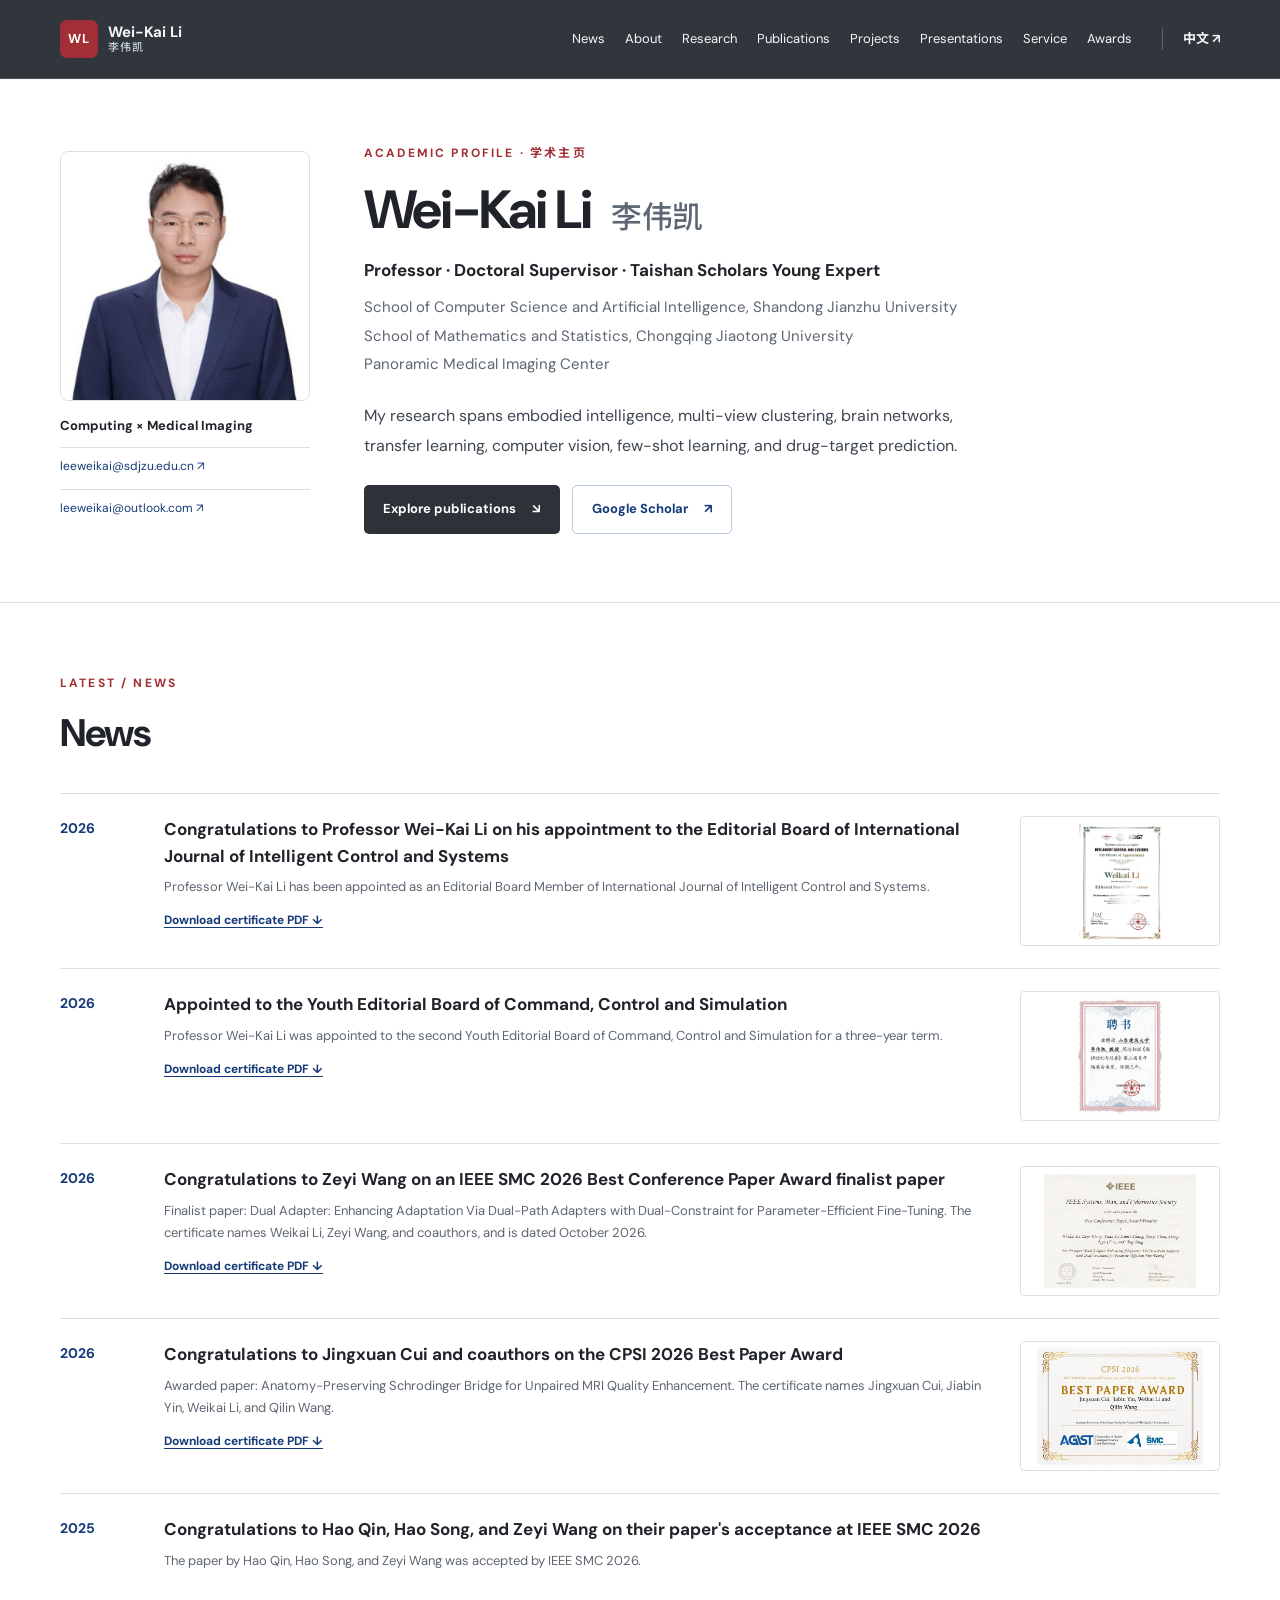
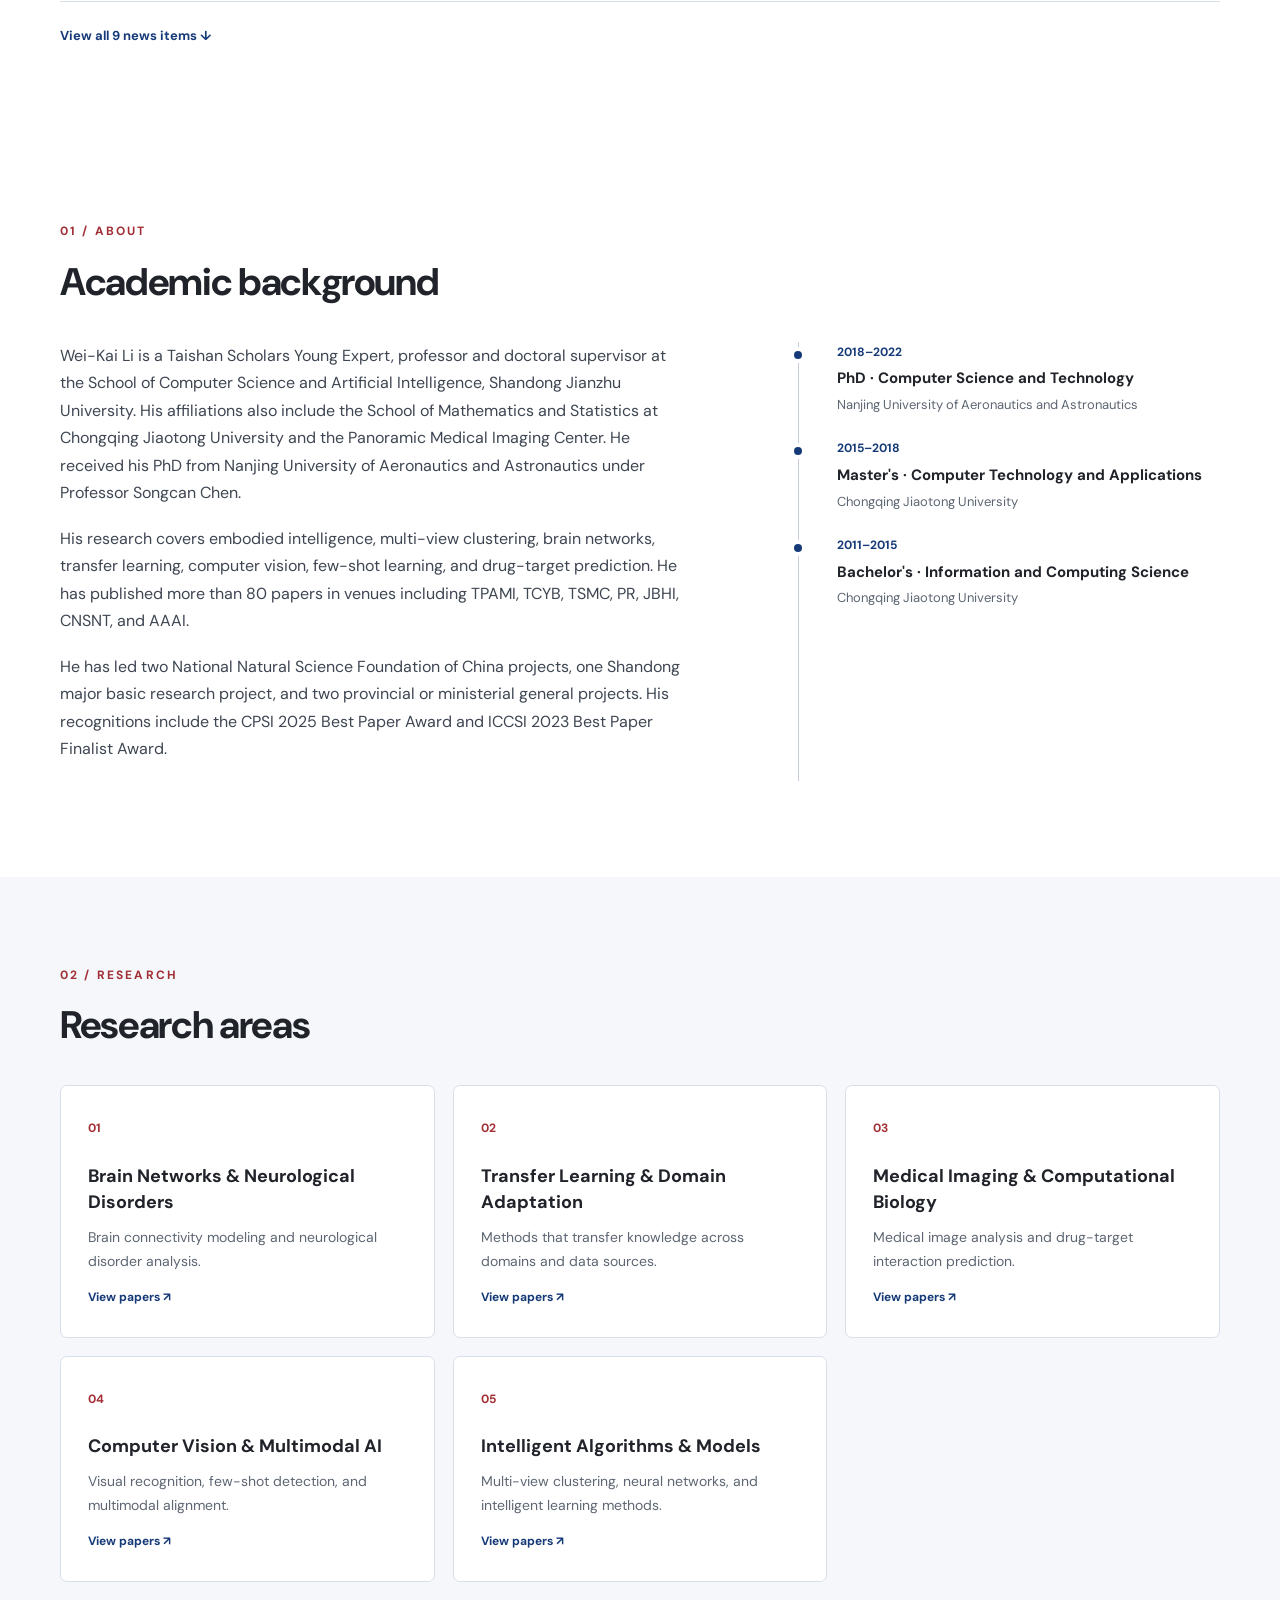
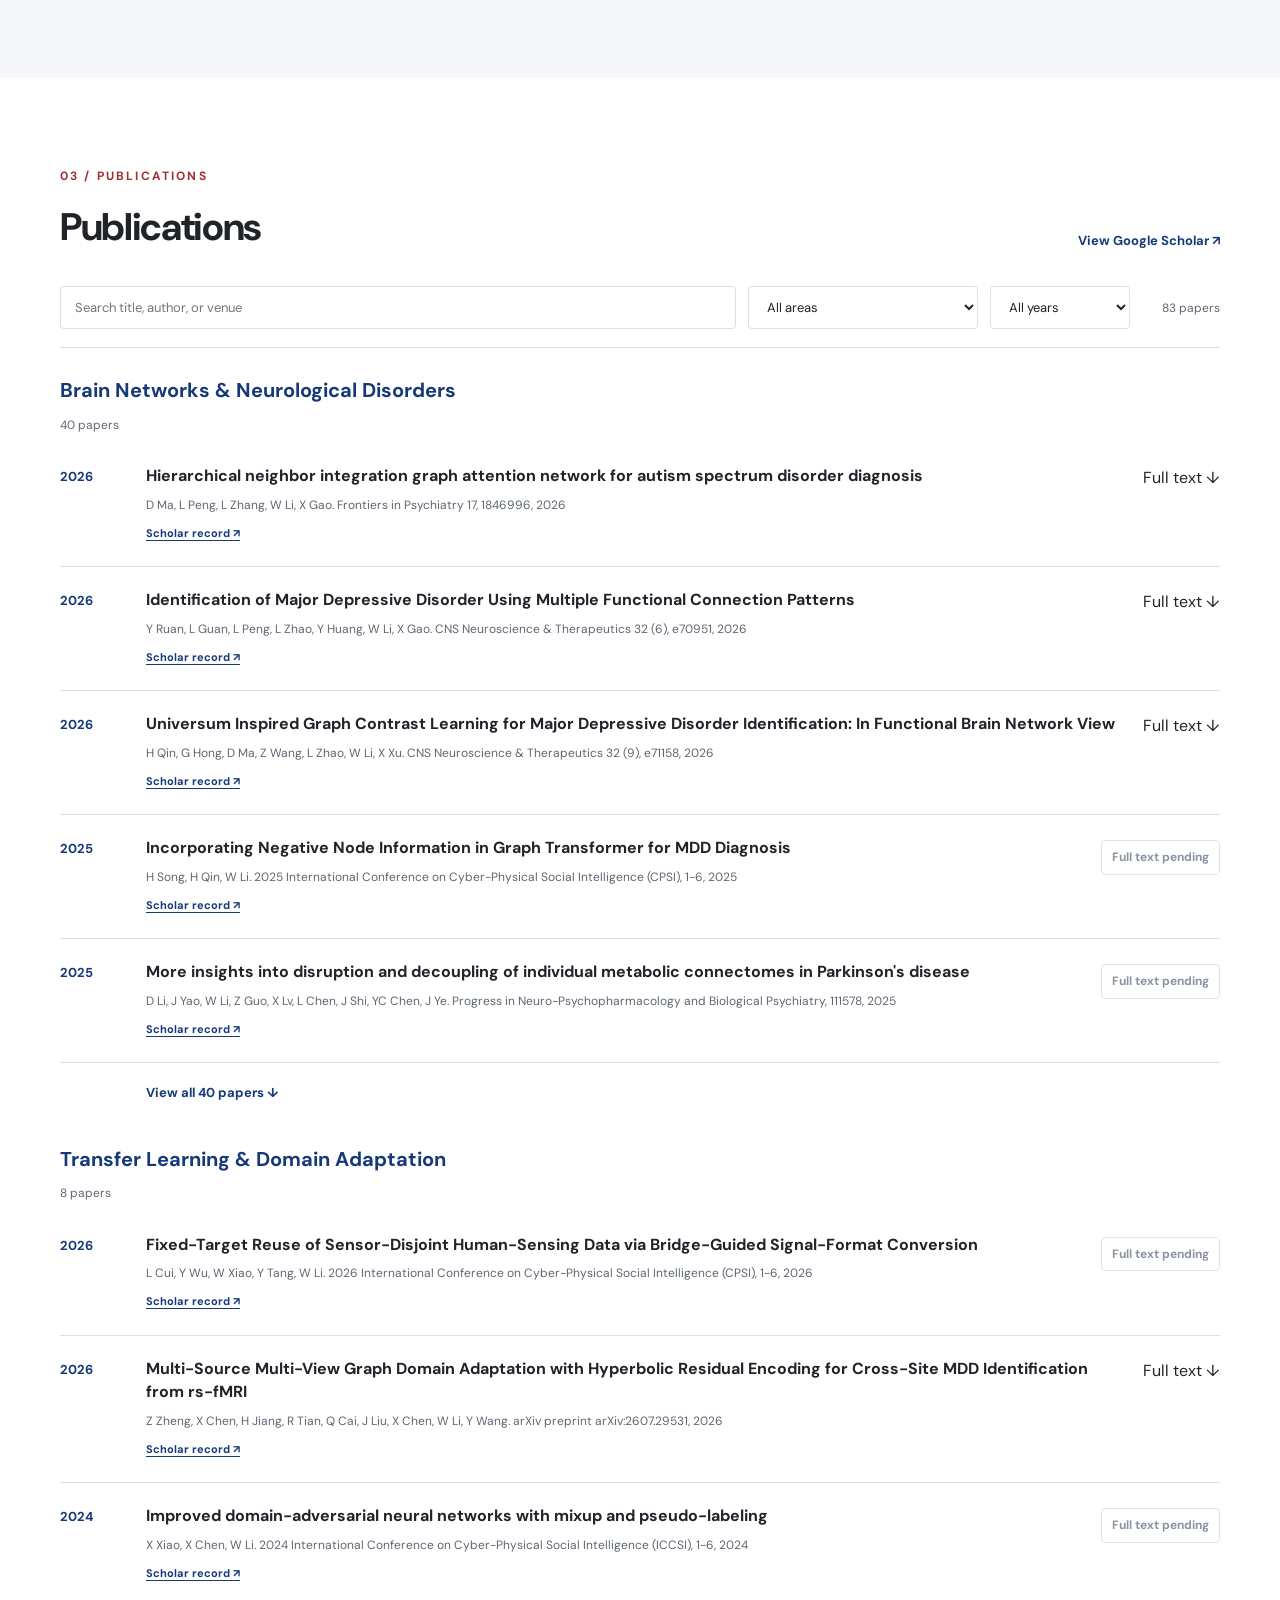
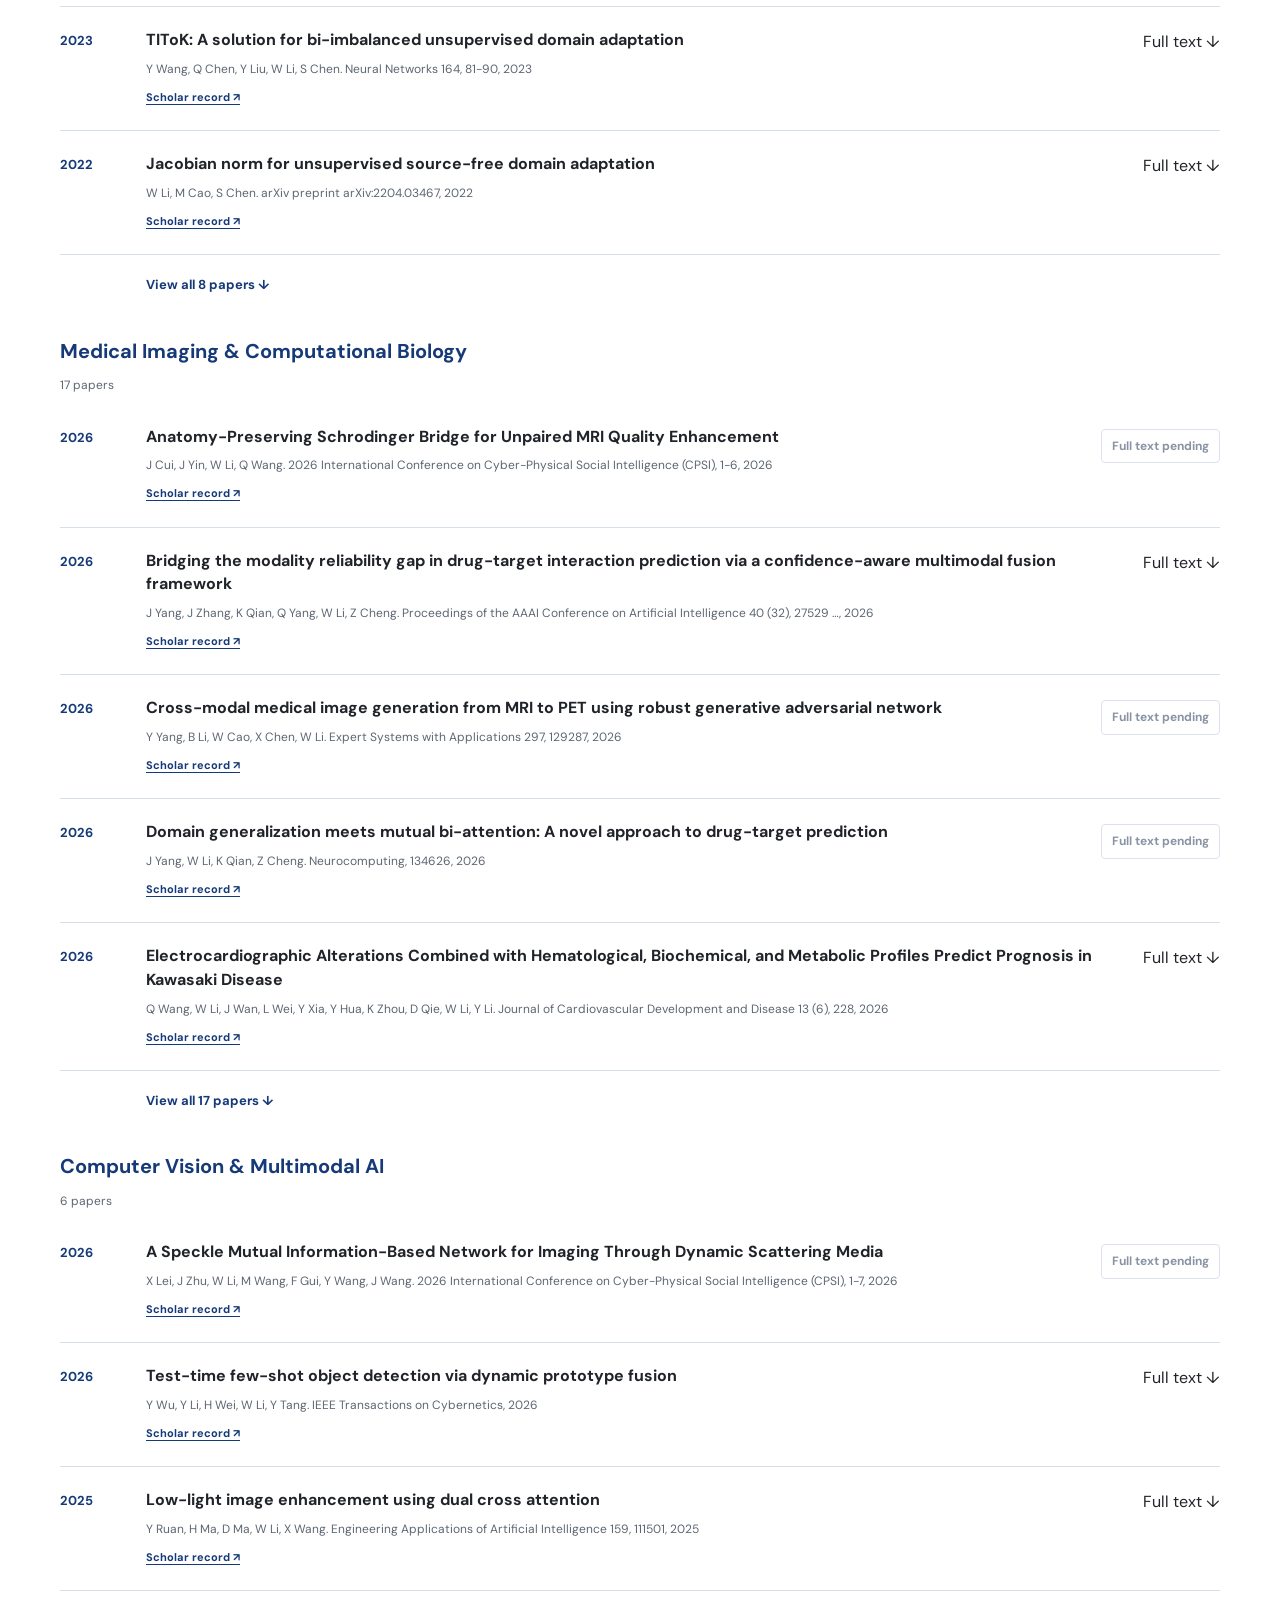
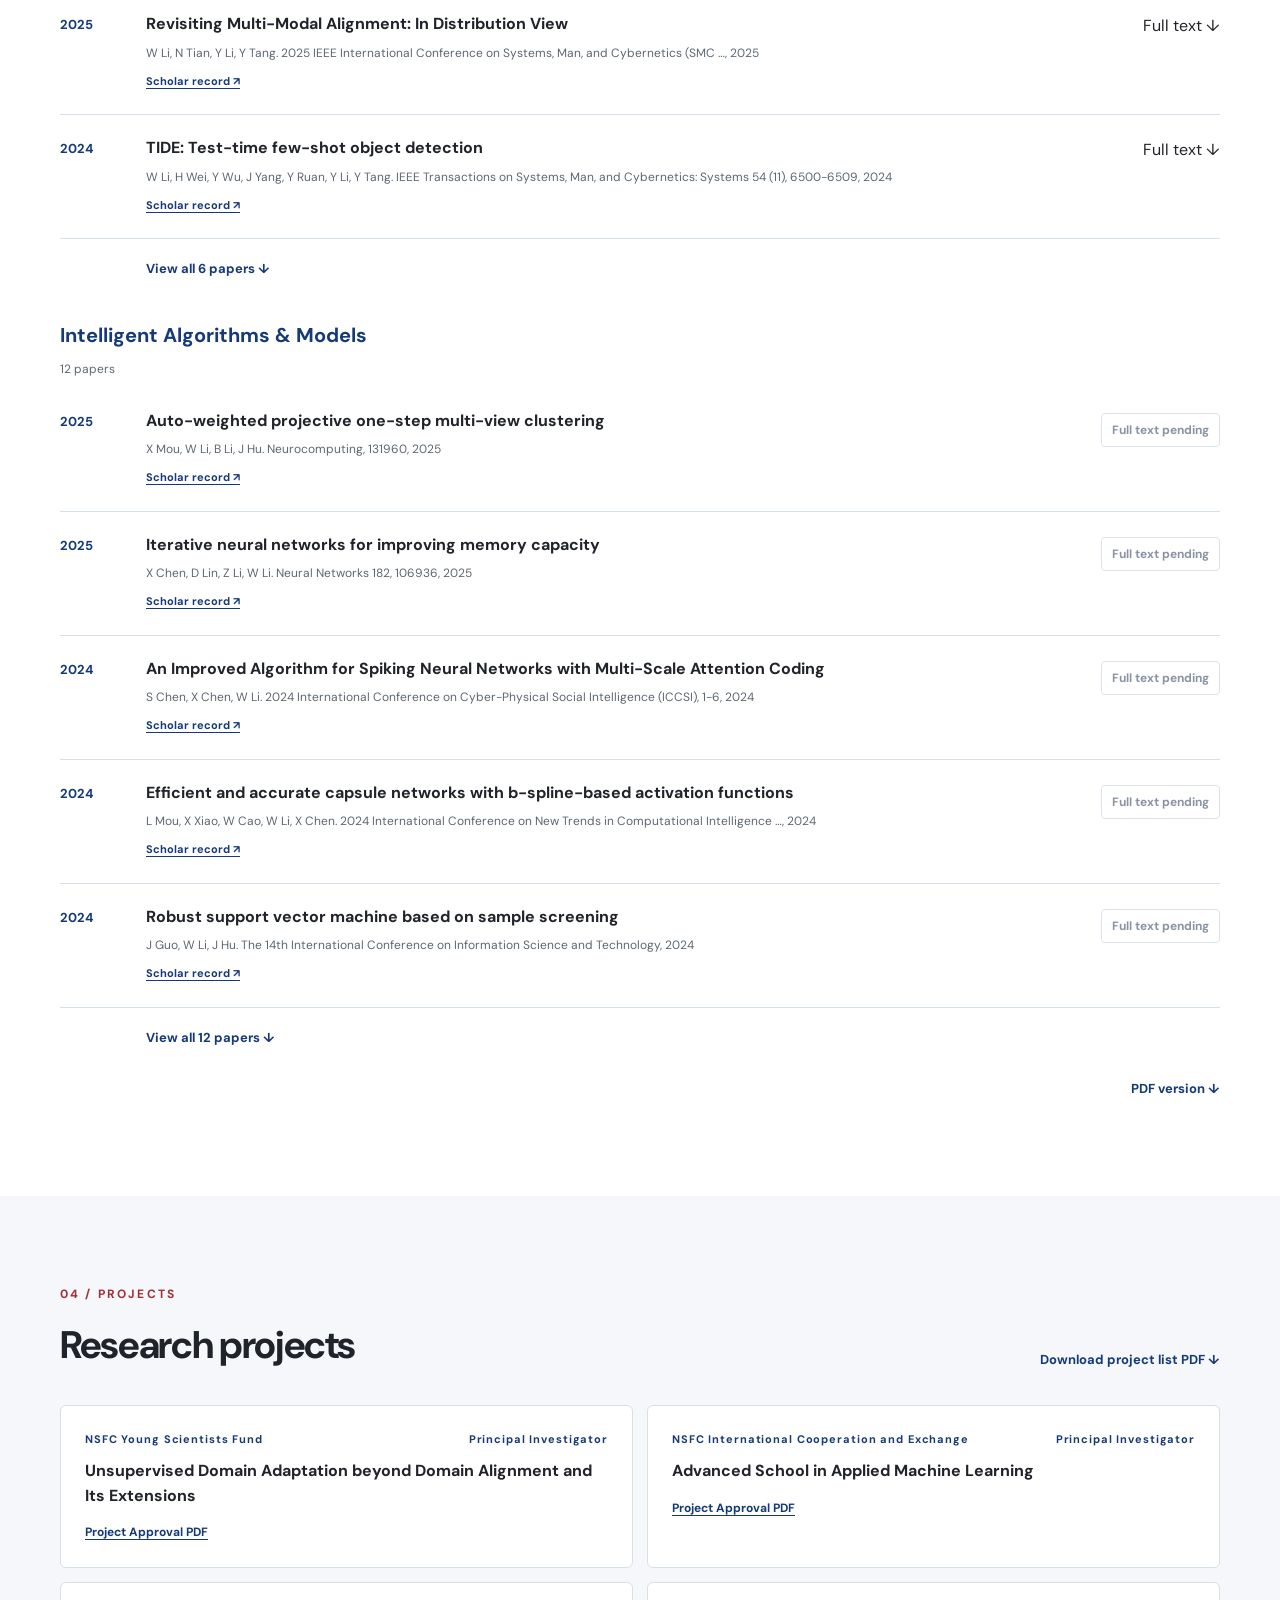
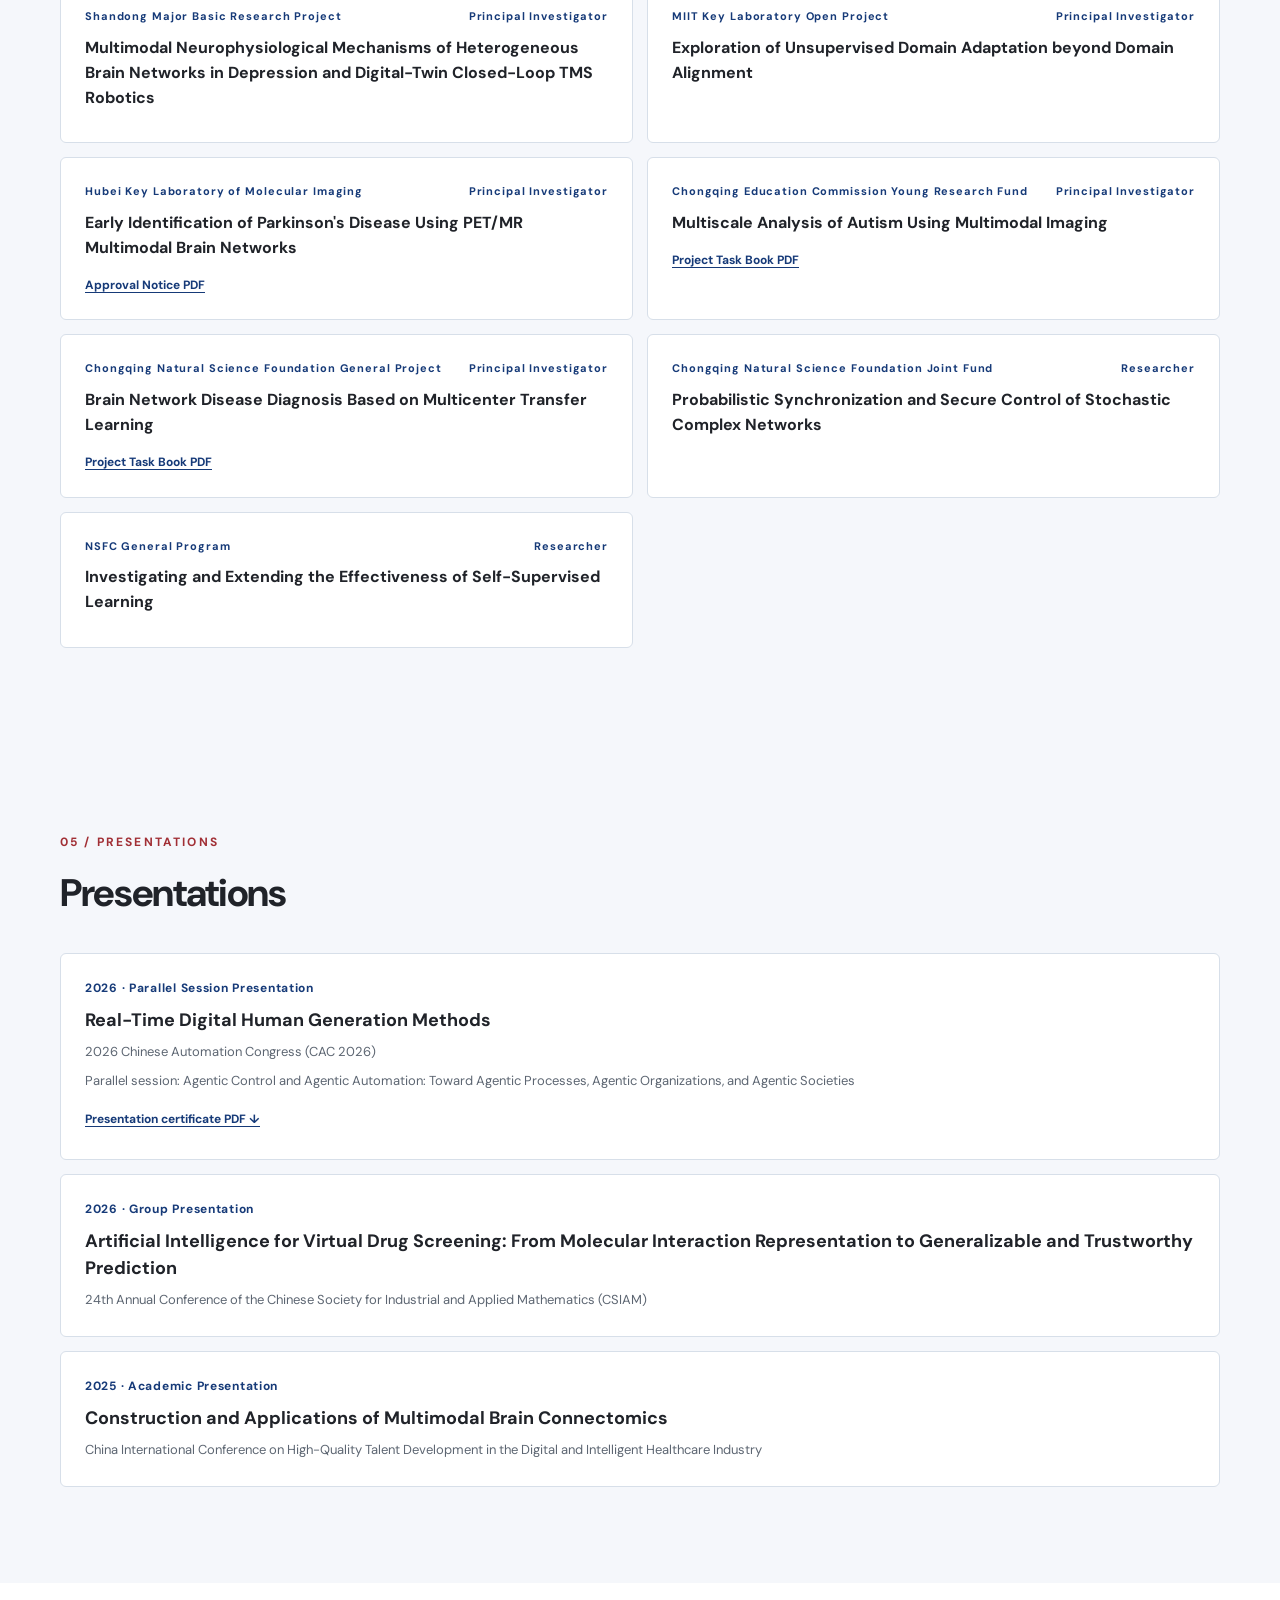
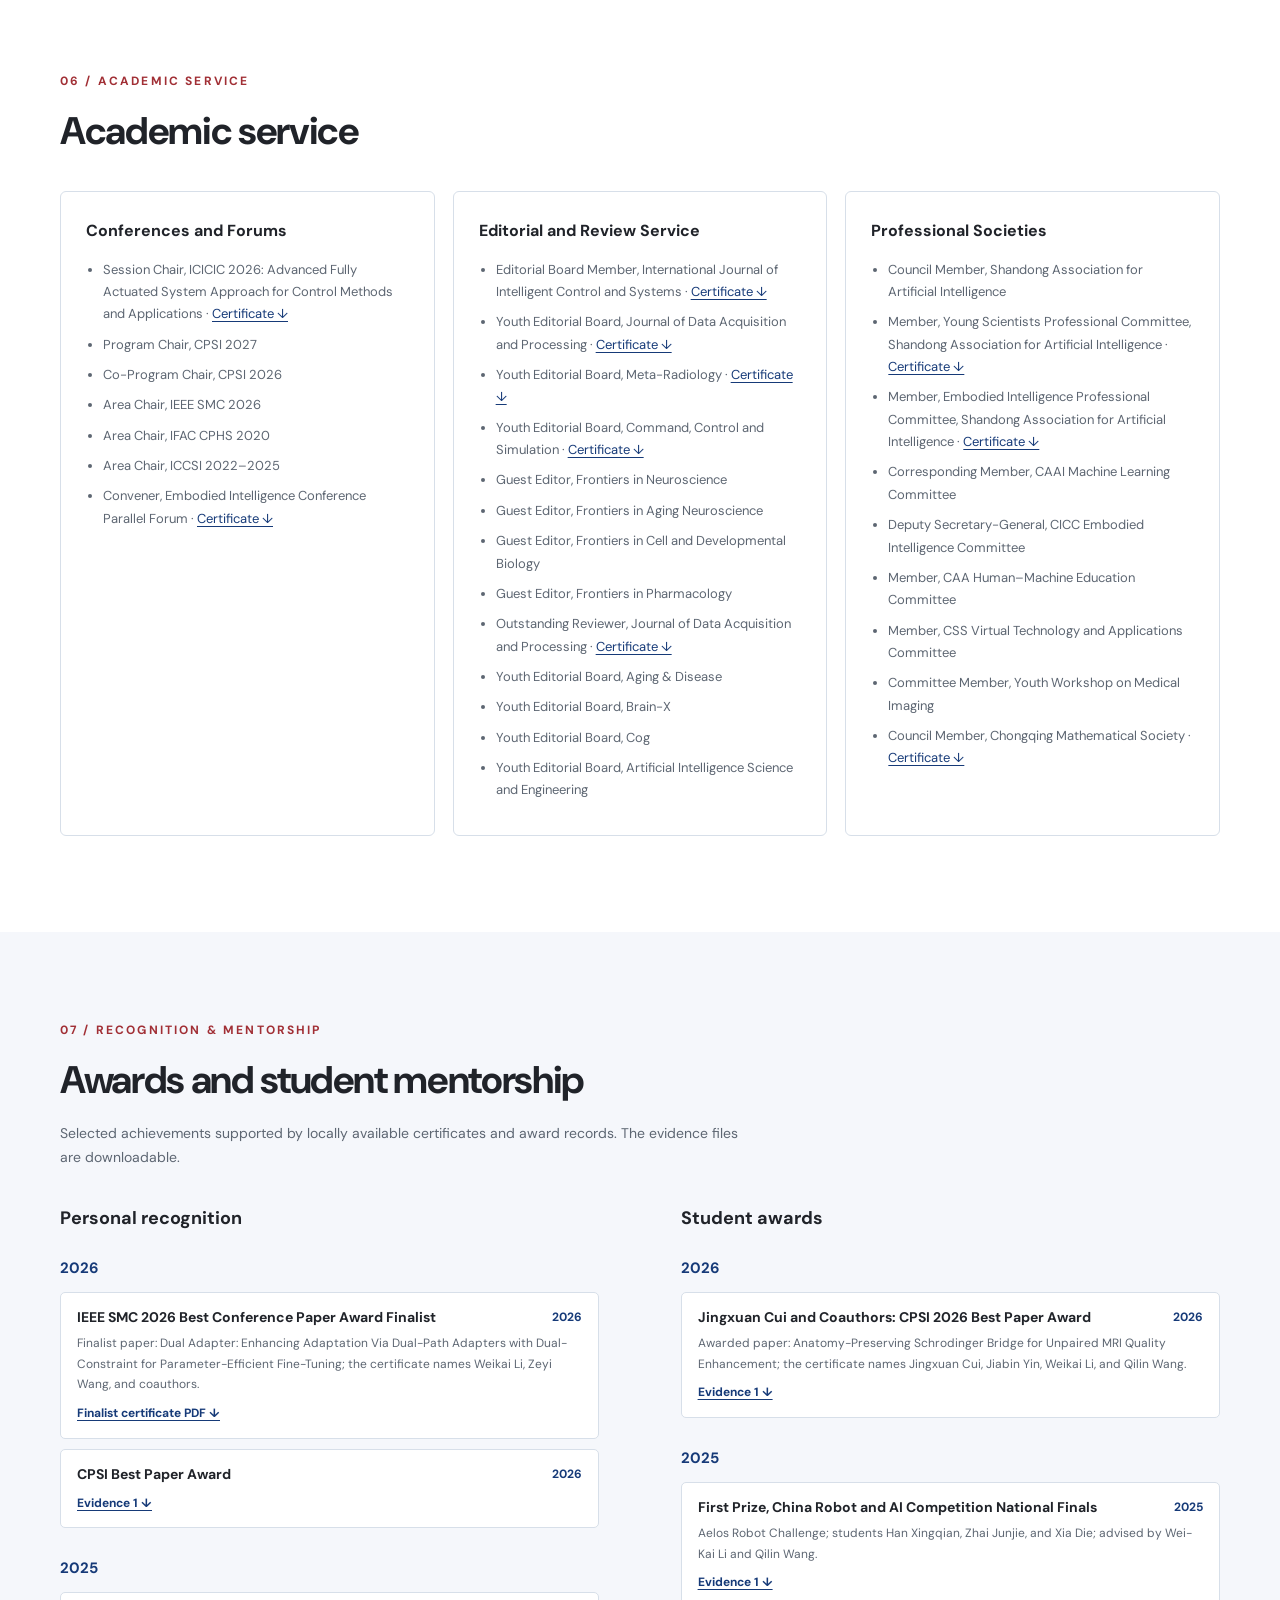
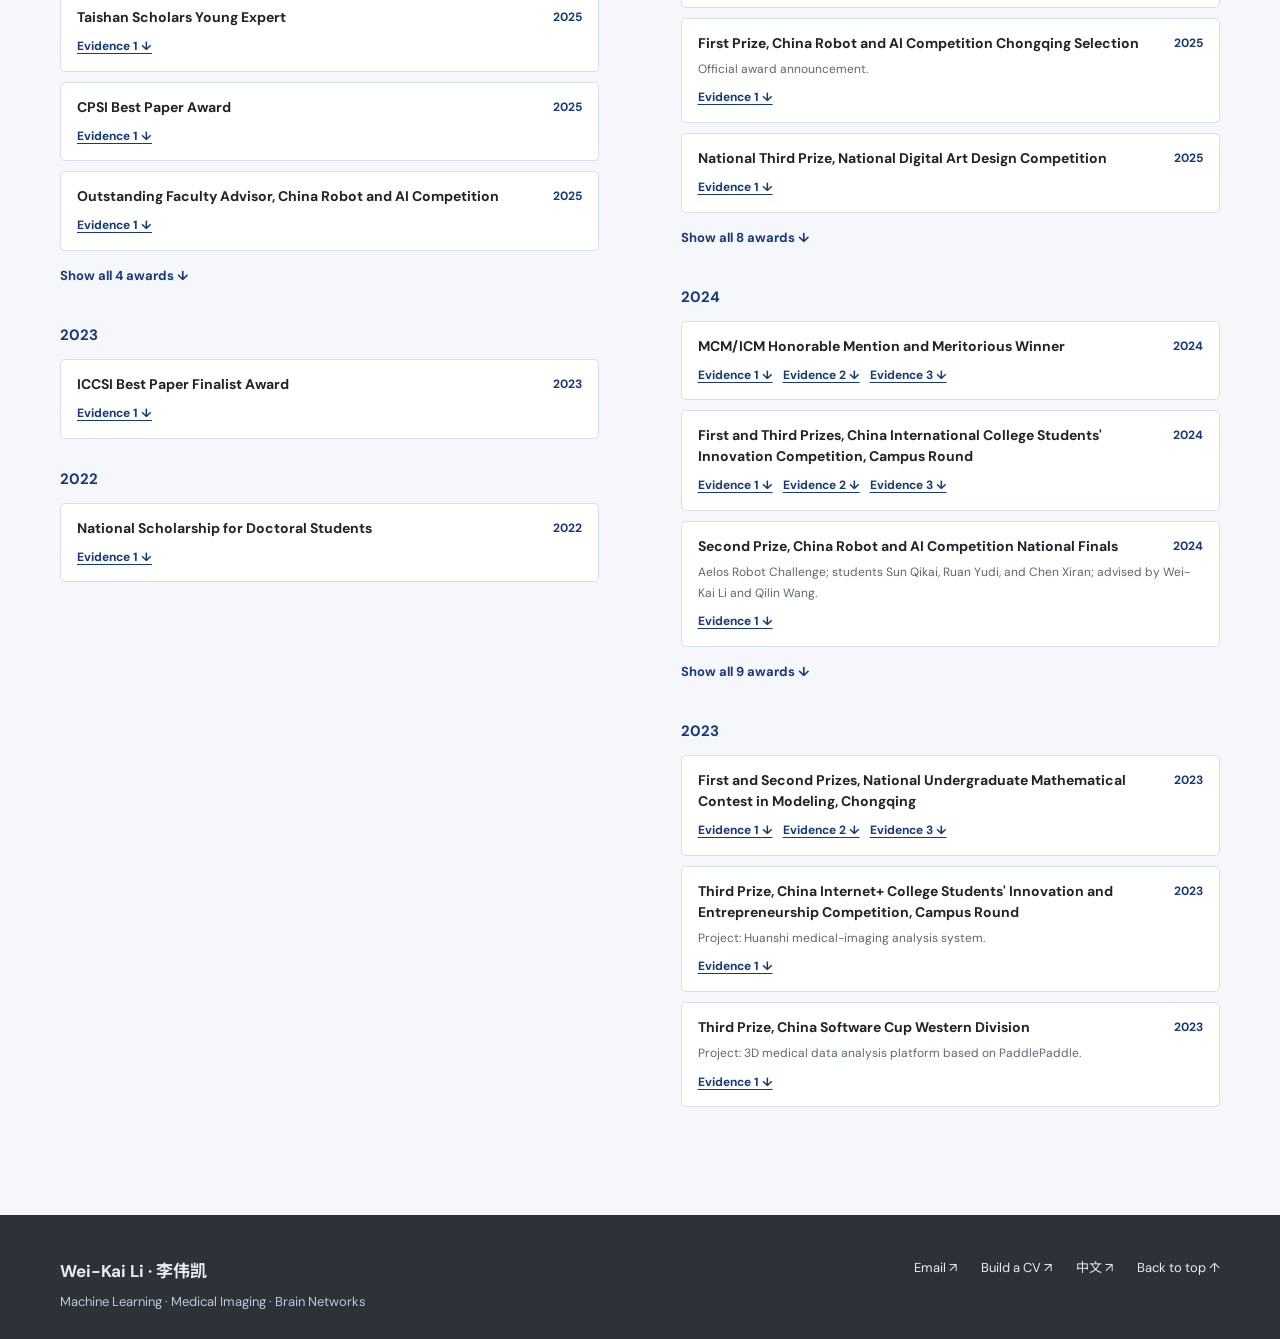
<file: index.html>
<!doctype html>
<html lang="en">
<head>
  <meta charset="utf-8">
  <meta name="viewport" content="width=device-width, initial-scale=1">
  <meta name="description" content="Academic homepage of Professor Wei-Kai Li: research, publications, projects, academic service, awards, and student mentorship.">
  <meta name="theme-color" content="#2d3239">
  <title>Wei-Kai Li | Academic Homepage</title>
  <link rel="stylesheet" href="styles.css?v=20261118a">
</head>
<body>
  <a class="skip-link" href="#main">Skip to content</a>
  <header class="site-header"><div class="shell header-inner"><a class="brand" href="#top" aria-label="Wei-Kai Li homepage"><span class="brand-mark">WL</span><span>Wei-Kai Li <small>李伟凯</small></span></a><nav class="main-nav" aria-label="Main navigation"><a href="#news">News</a><a href="#about">About</a><a href="#research">Research</a><a href="#publications">Publications</a><a href="#projects">Projects</a><a href="#presentations">Presentations</a><a href="#service">Service</a><a href="#awards">Awards</a></nav><a class="language-switch" href="cn/" lang="zh-CN">中文 <span aria-hidden="true">↗</span></a></div></header>
  <main id="main">
    <section class="hero" id="top"><div class="shell hero-grid"><div><p class="eyebrow">ACADEMIC PROFILE · 学术主页</p><h1>Wei-Kai Li <span>李伟凯</span></h1><p class="hero-role">Professor · Doctoral Supervisor · Taishan Scholars Young Expert</p><p class="hero-affiliation">School of Computer Science and Artificial Intelligence, Shandong Jianzhu University<br>School of Mathematics and Statistics, Chongqing Jiaotong University<br>Panoramic Medical Imaging Center</p><p class="hero-summary">My research spans embodied intelligence, multi-view clustering, brain networks, transfer learning, computer vision, few-shot learning, and drug-target prediction.</p><div class="hero-actions"><a class="button button-primary" href="#publications">Explore publications <span aria-hidden="true">↘</span></a><a class="button button-ghost" href="https://scholar.google.com/citations?user=XEfV8mkAAAAJ&amp;hl=en" target="_blank" rel="noopener noreferrer">Google Scholar <span aria-hidden="true">↗</span></a></div></div><aside class="hero-card" aria-label="Contact and downloads"><img class="profile-photo" src="assets/profile.jpeg?v=20261117a" alt="Portrait of Wei-Kai Li" width="306" height="306"><p>Computing × Medical Imaging</p><div class="hero-card-links"><a href="mailto:leeweikai@sdjzu.edu.cn">leeweikai@sdjzu.edu.cn ↗</a><a href="mailto:leeweikai@outlook.com">leeweikai@outlook.com ↗</a></div></aside></div></section>
    <section class="section news-section" id="news"><div class="shell"><div class="section-heading"><p class="eyebrow">LATEST / NEWS</p><h2>News</h2></div><div class="news-list" id="news-list"></div></div></section>
    <section class="section" id="about"><div class="shell"><div class="section-heading"><p class="eyebrow">01 / ABOUT</p><h2>Academic background</h2></div><div class="about-grid"><div class="body-copy"><p>Wei-Kai Li is a Taishan Scholars Young Expert, professor and doctoral supervisor at the School of Computer Science and Artificial Intelligence, Shandong Jianzhu University. His affiliations also include the School of Mathematics and Statistics at Chongqing Jiaotong University and the Panoramic Medical Imaging Center. He received his PhD from Nanjing University of Aeronautics and Astronautics under Professor Songcan Chen.</p><p>His research covers embodied intelligence, multi-view clustering, brain networks, transfer learning, computer vision, few-shot learning, and drug-target prediction. He has published more than 80 papers in venues including TPAMI, TCYB, TSMC, PR, JBHI, CNSNT, and AAAI.</p><p>He has led two National Natural Science Foundation of China projects, one Shandong major basic research project, and two provincial or ministerial general projects. His recognitions include the CPSI 2025 Best Paper Award and ICCSI 2023 Best Paper Finalist Award.</p></div><div class="timeline" id="education-list"></div></div></div></section>
    <section class="section section-tint" id="research"><div class="shell"><div class="section-heading"><p class="eyebrow">02 / RESEARCH</p><h2>Research areas</h2></div><div class="topic-grid"><a class="topic-card" href="#papers-brain" data-area="brain"><span>01</span><h3>Brain Networks &amp; Neurological Disorders</h3><p>Brain connectivity modeling and neurological disorder analysis.</p><span class="topic-link">View papers ↗</span></a><a class="topic-card" href="#papers-domain" data-area="domain"><span>02</span><h3>Transfer Learning &amp; Domain Adaptation</h3><p>Methods that transfer knowledge across domains and data sources.</p><span class="topic-link">View papers ↗</span></a><a class="topic-card" href="#papers-medical" data-area="medical"><span>03</span><h3>Medical Imaging &amp; Computational Biology</h3><p>Medical image analysis and drug-target interaction prediction.</p><span class="topic-link">View papers ↗</span></a><a class="topic-card" href="#papers-vision" data-area="vision"><span>04</span><h3>Computer Vision &amp; Multimodal AI</h3><p>Visual recognition, few-shot detection, and multimodal alignment.</p><span class="topic-link">View papers ↗</span></a><a class="topic-card" href="#papers-methods" data-area="methods"><span>05</span><h3>Intelligent Algorithms &amp; Models</h3><p>Multi-view clustering, neural networks, and intelligent learning methods.</p><span class="topic-link">View papers ↗</span></a></div></div></section>
    <section class="section" id="publications"><div class="shell"><div class="section-heading section-heading-split"><div><p class="eyebrow">03 / PUBLICATIONS</p><h2>Publications</h2></div><a class="text-link" href="https://scholar.google.com/citations?user=XEfV8mkAAAAJ&amp;hl=en" target="_blank" rel="noopener noreferrer">View Google Scholar ↗</a></div><div class="filter-bar"><label class="search-box"><span class="sr-only">Search publications</span><input id="pub-search" type="search" placeholder="Search title, author, or venue"></label><label class="area-box"><span class="sr-only">Research area</span><select id="pub-area"><option value="all">All areas</option></select></label><label class="year-box"><span class="sr-only">Year</span><select id="pub-year"><option value="all">All years</option></select></label><span class="result-count" id="pub-count"></span></div><div class="publication-list" id="publication-list"></div><div class="section-end"><a class="text-link" href="assets/missing-papers.pdf" download>PDF version ↓</a></div></div></section>
    <section class="section section-tint" id="projects"><div class="shell"><div class="section-heading section-heading-split"><div><p class="eyebrow">04 / PROJECTS</p><h2>Research projects</h2></div><a class="text-link" href="assets/projects.pdf" download>Download project list PDF ↓</a></div><div class="project-list" id="project-list"></div></div></section>
    <section class="section section-tint" id="presentations"><div class="shell"><div class="section-heading"><p class="eyebrow">05 / PRESENTATIONS</p><h2>Presentations</h2></div><div class="presentation-list" id="presentation-list"></div></div></section>
    <section class="section" id="service"><div class="shell"><div class="section-heading"><p class="eyebrow">06 / ACADEMIC SERVICE</p><h2>Academic service</h2></div><div class="service-grid" id="service-list"></div></div></section>
    <section class="section section-tint" id="awards"><div class="shell"><div class="section-heading"><p class="eyebrow">07 / RECOGNITION & MENTORSHIP</p><h2>Awards and student mentorship</h2><p class="section-intro">Selected achievements supported by locally available certificates and award records. The evidence files are downloadable.</p></div><div class="awards-columns"><div><h3 class="subheading">Personal recognition</h3><div class="award-list" id="personal-awards"></div></div><div><h3 class="subheading">Student awards</h3><div class="award-list" id="student-awards"></div></div></div></div></section>
  </main>
  <footer class="site-footer"><div class="shell footer-inner"><div><strong>Wei-Kai Li · 李伟凯</strong><p>Machine Learning · Medical Imaging · Brain Networks</p></div><div><a href="mailto:leeweikai@sdjzu.edu.cn">Email ↗</a><a href="cv-builder/?lang=en">Build a CV ↗</a><a href="cn/">中文 ↗</a><a href="#top">Back to top ↑</a></div></div></footer>
  <script src="data.js?v=20261123a"></script><script src="app.js?v=20261118a"></script>
</body>
</html>
</file>
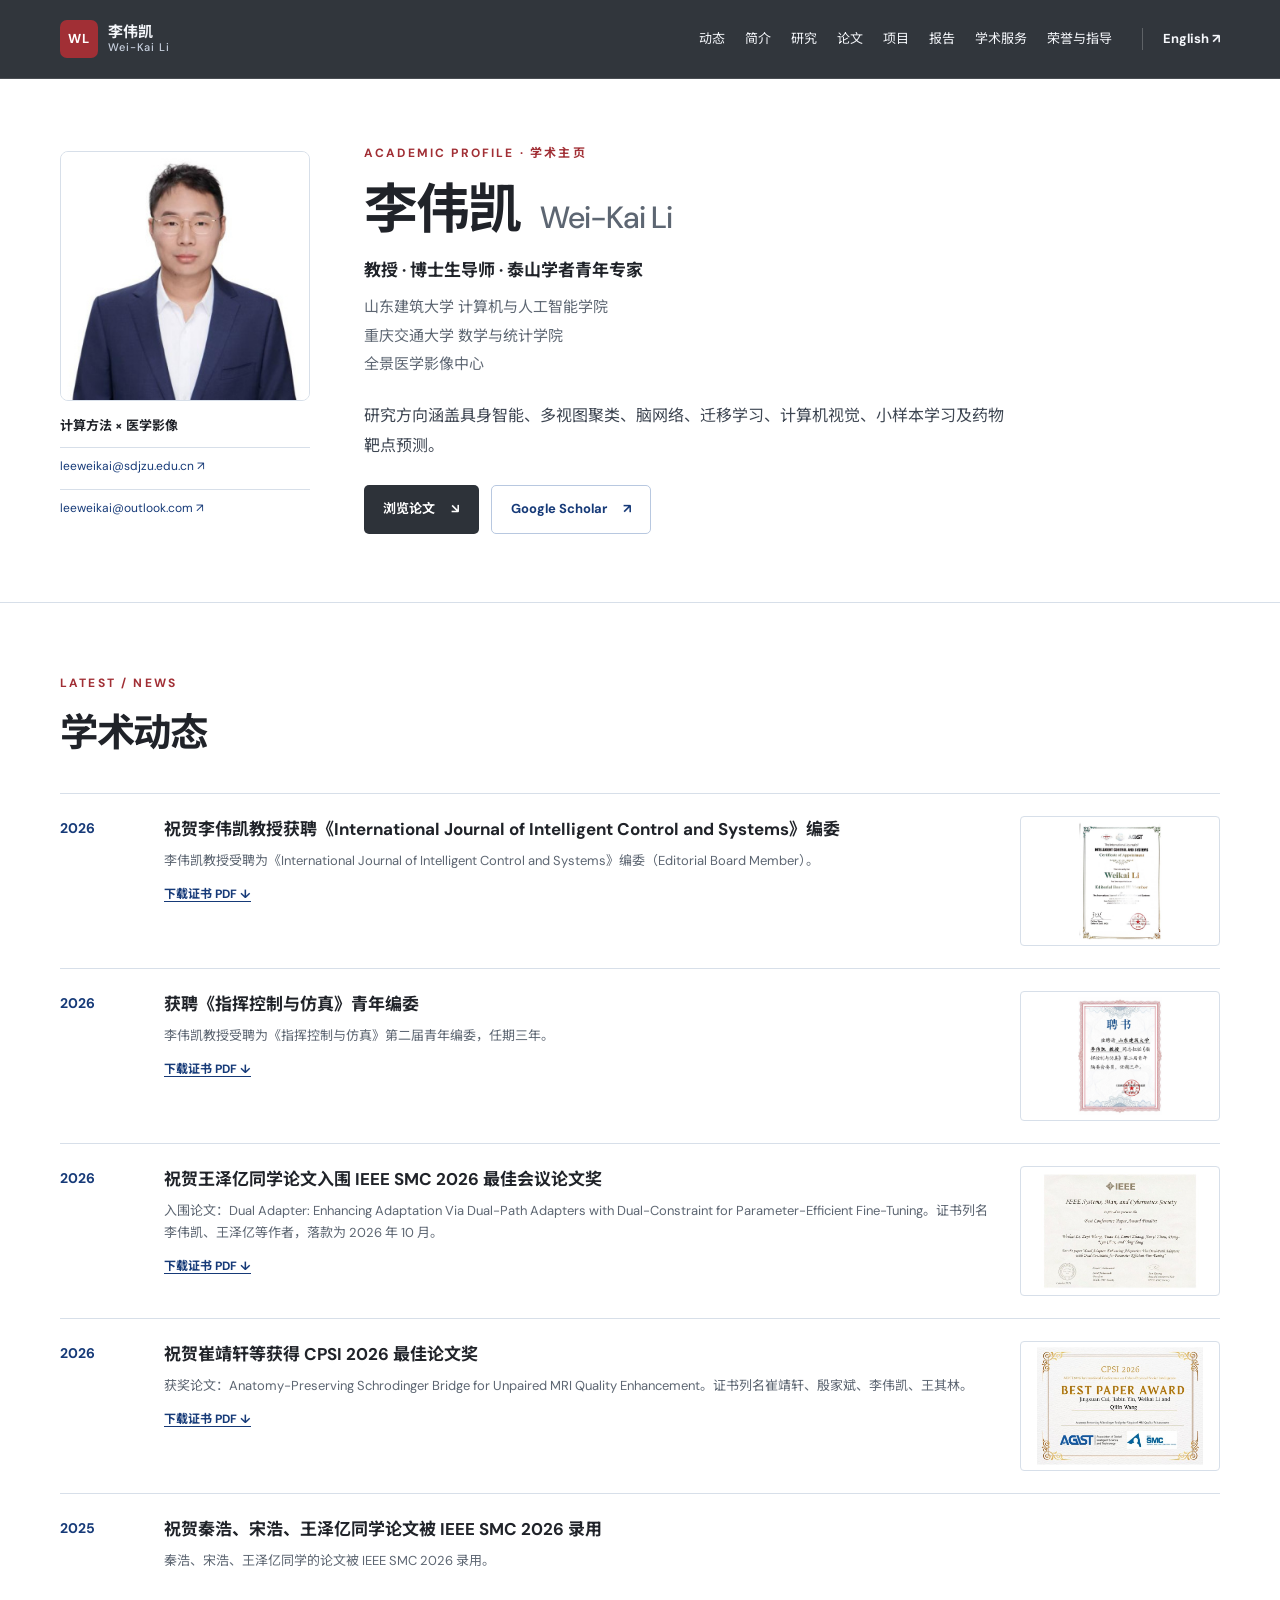
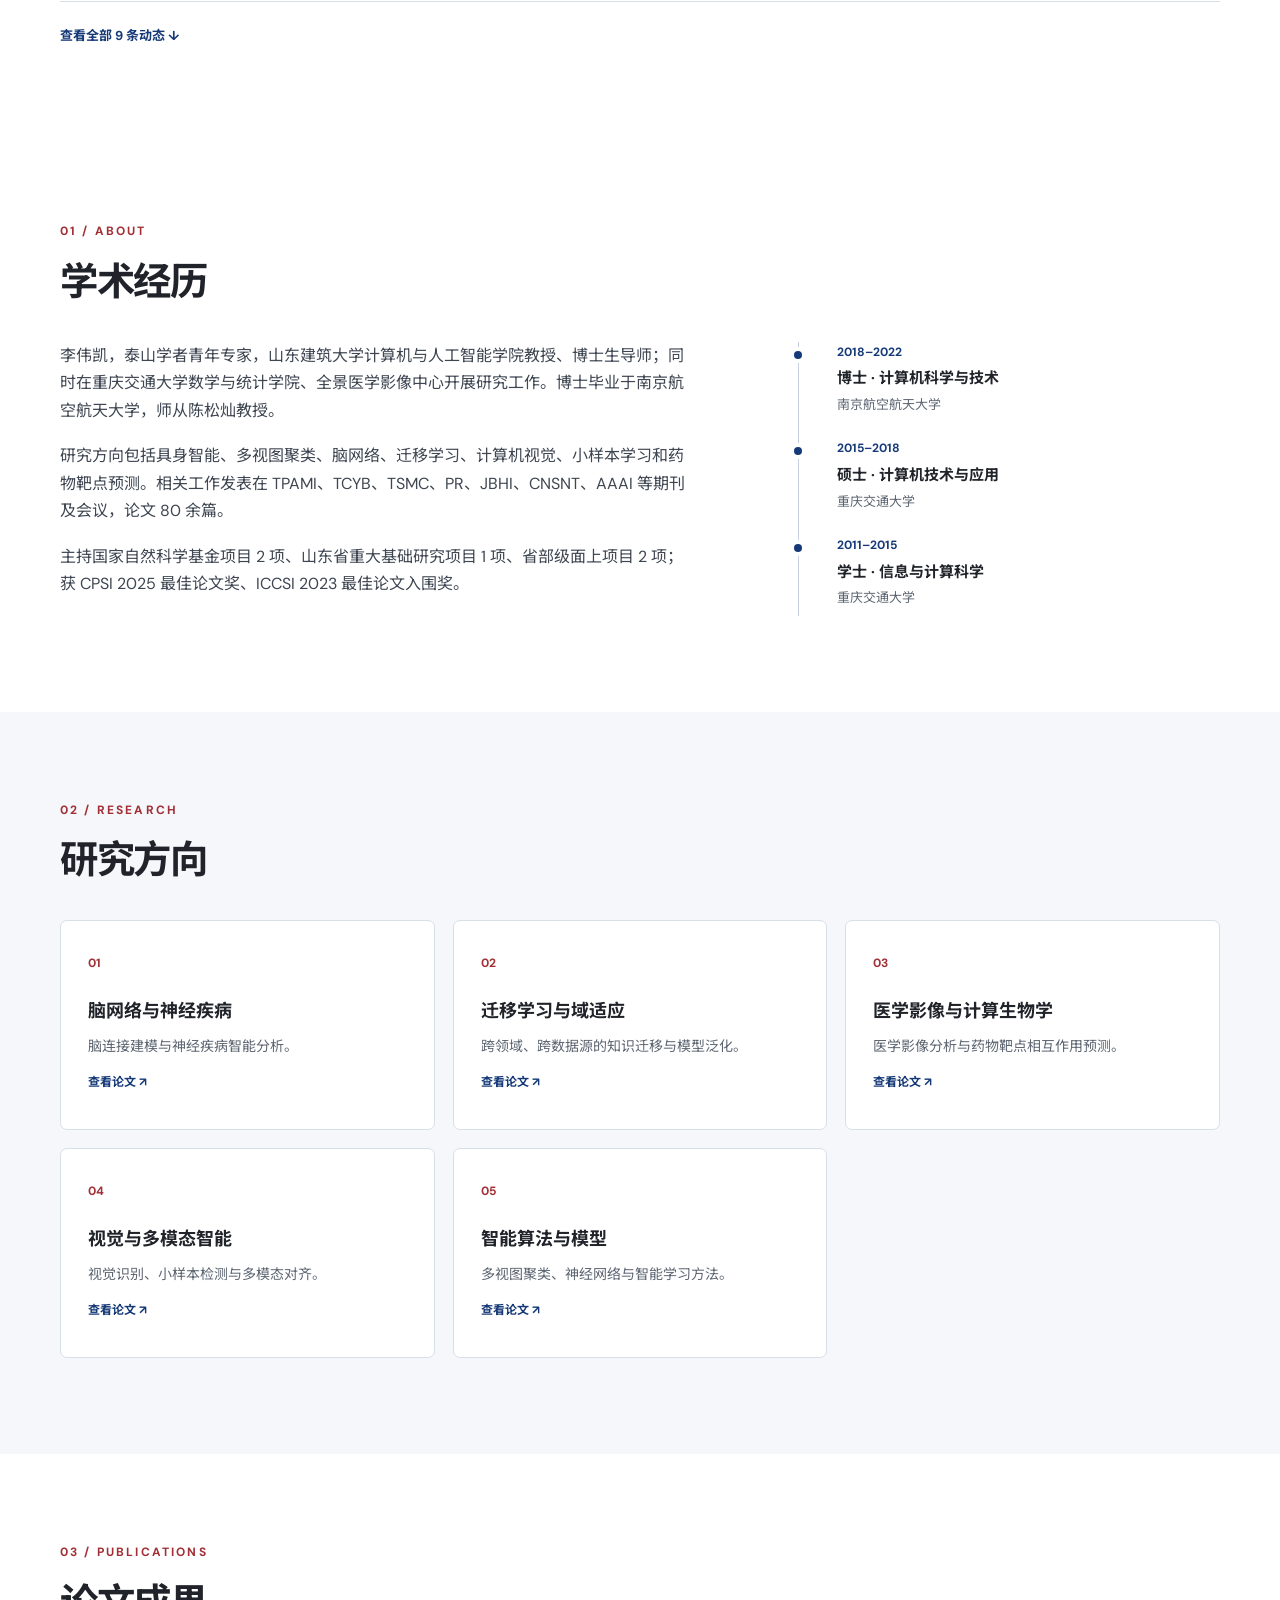
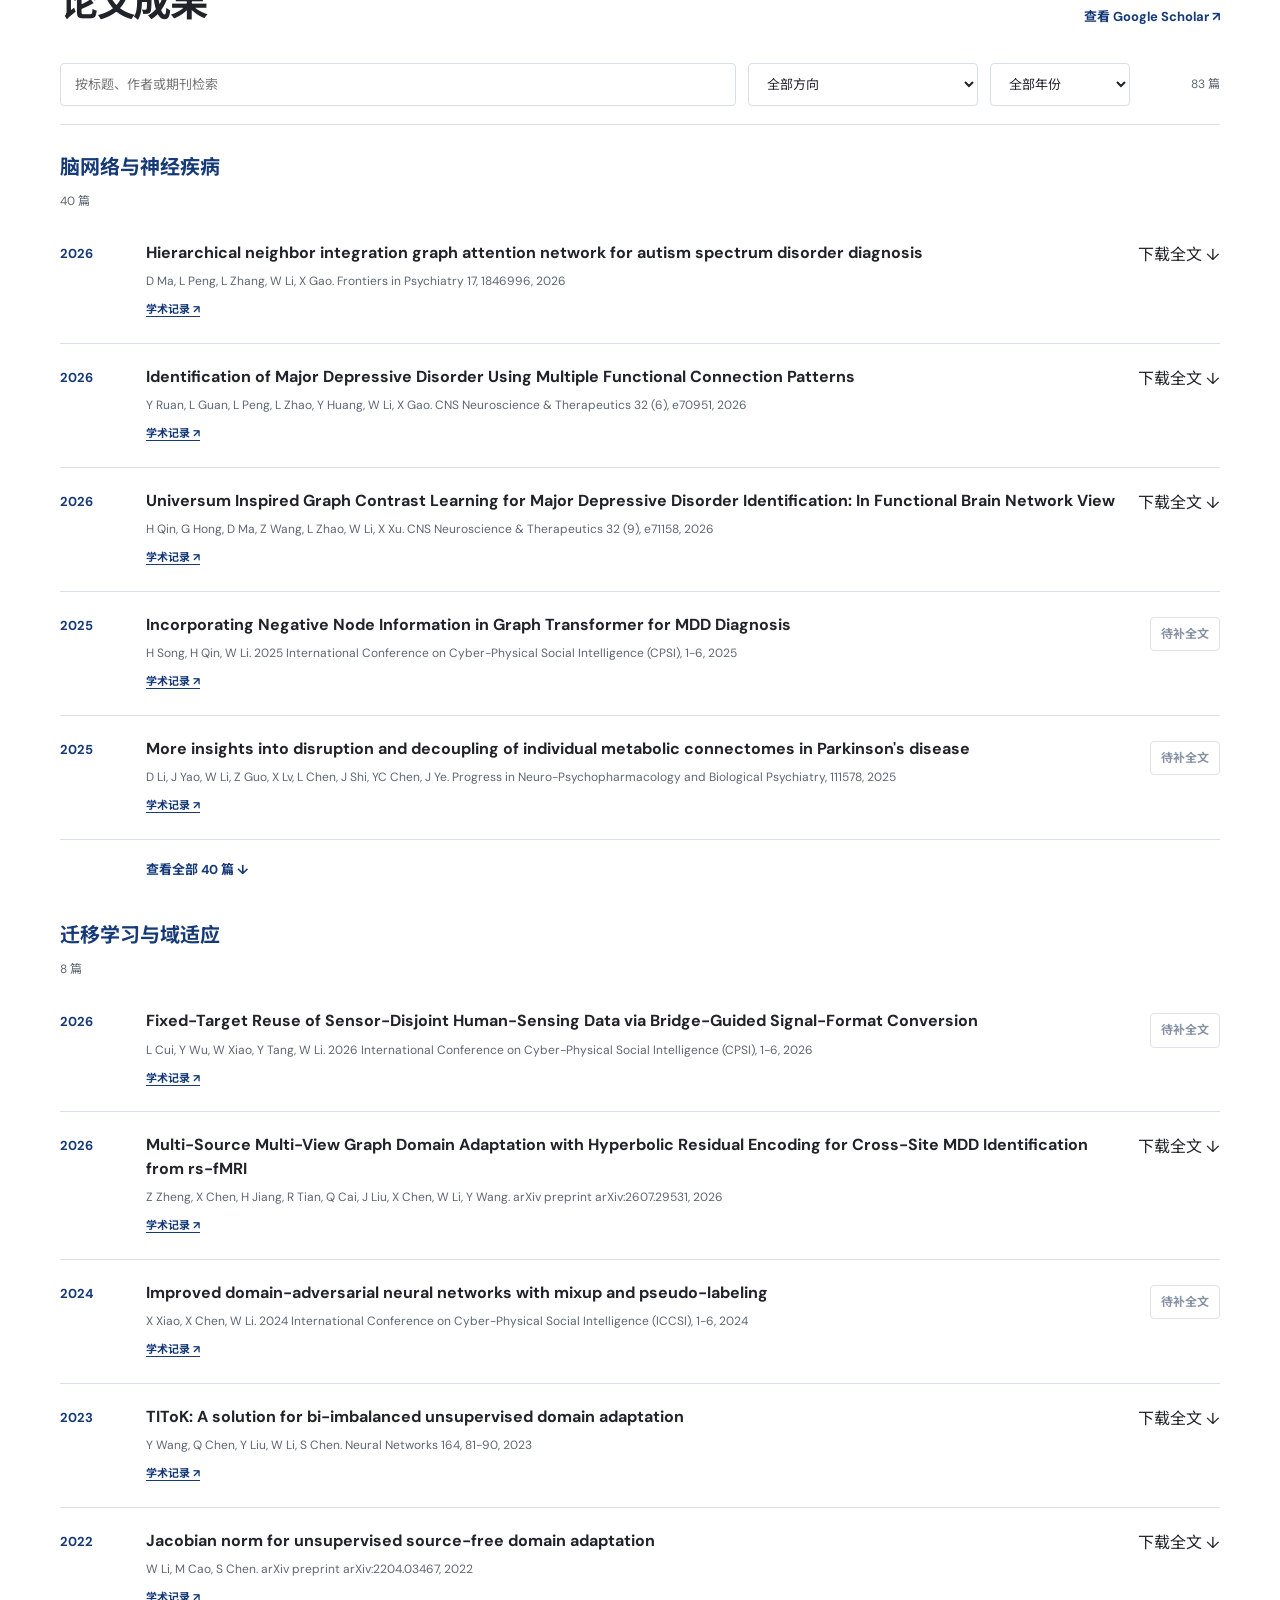
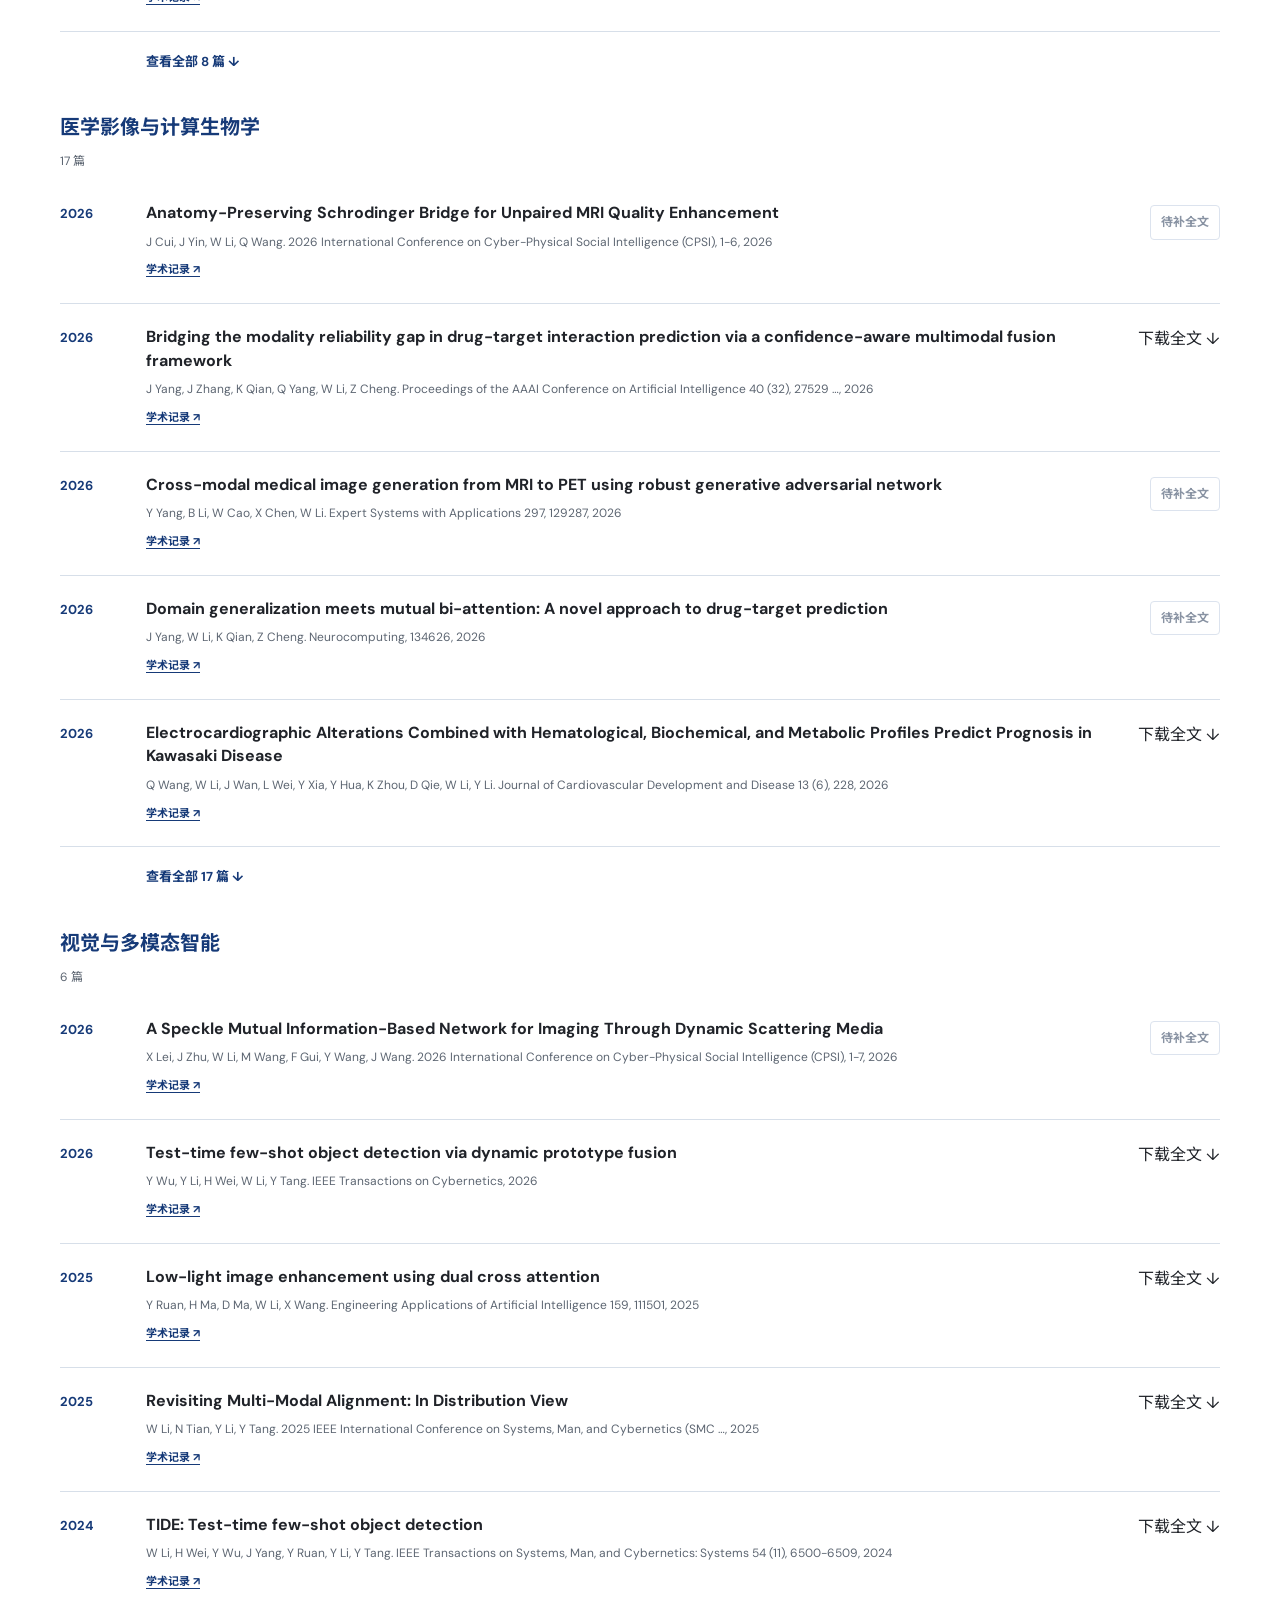
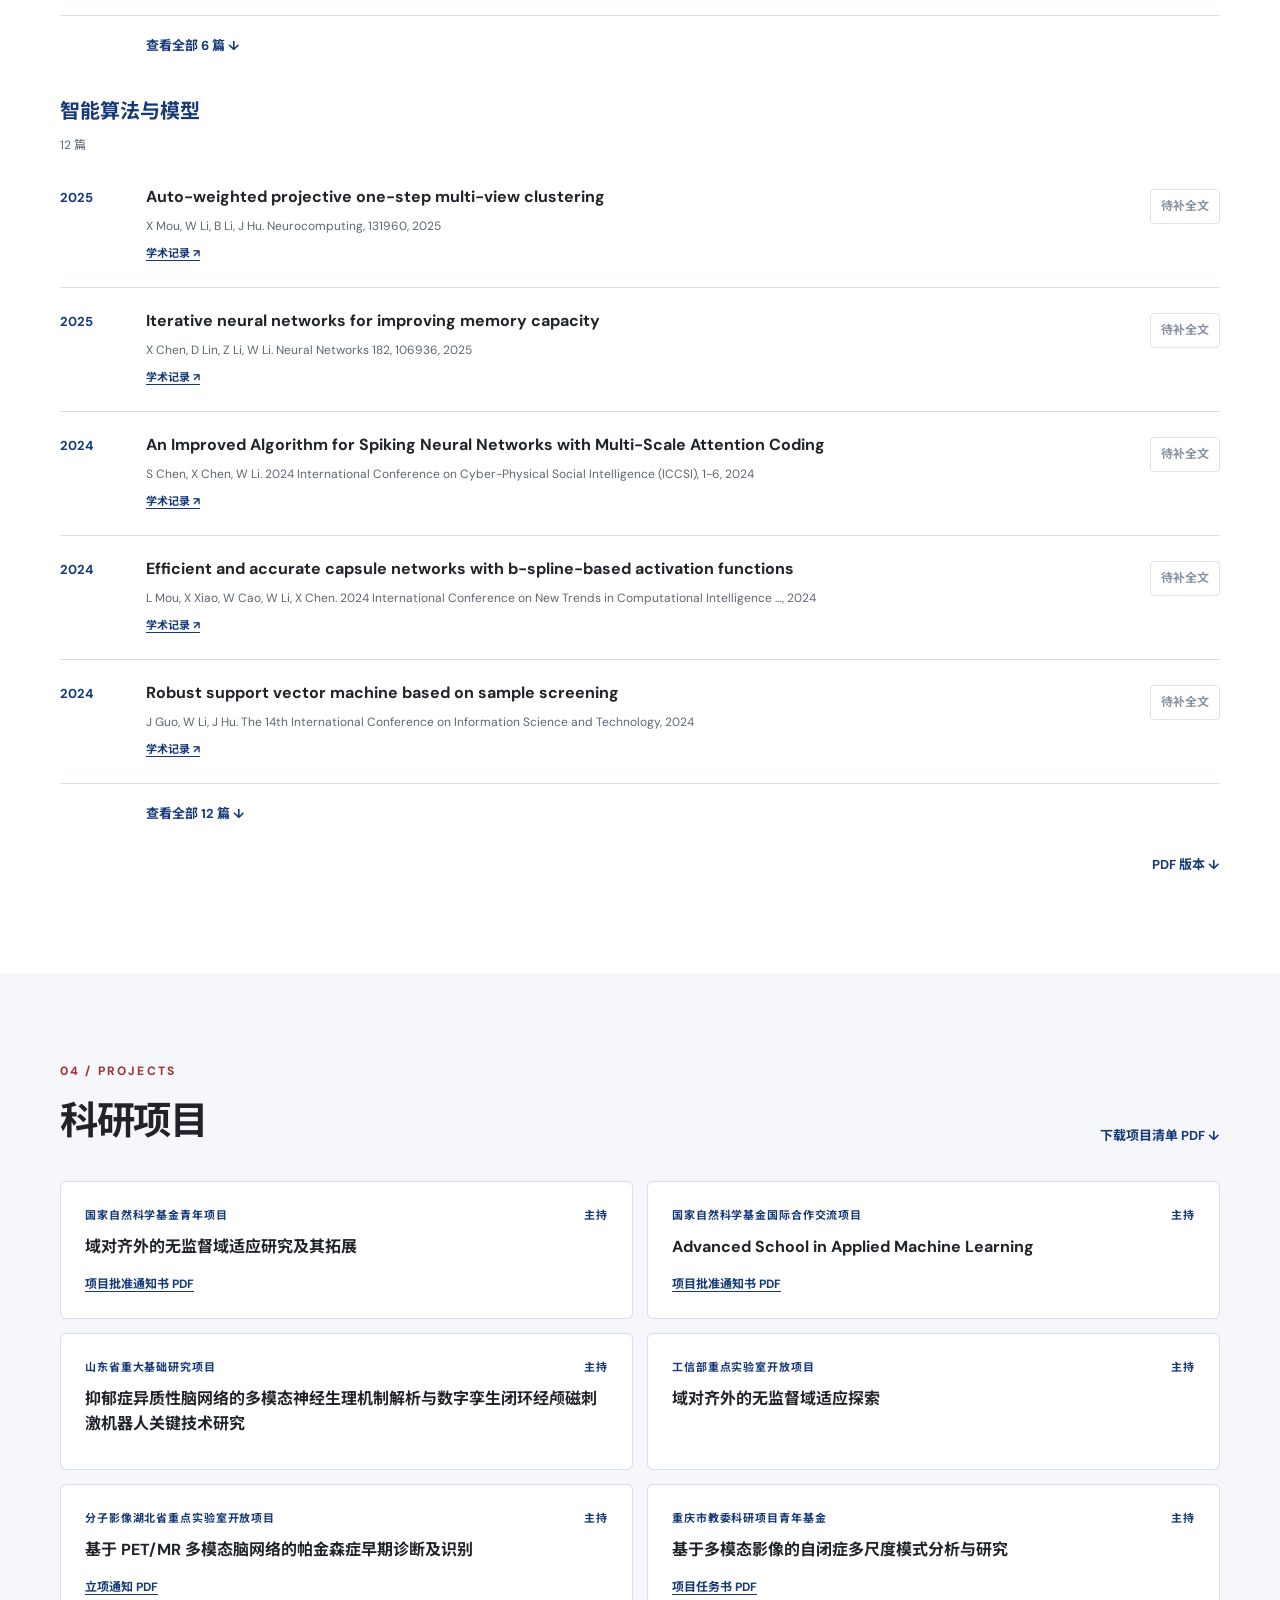
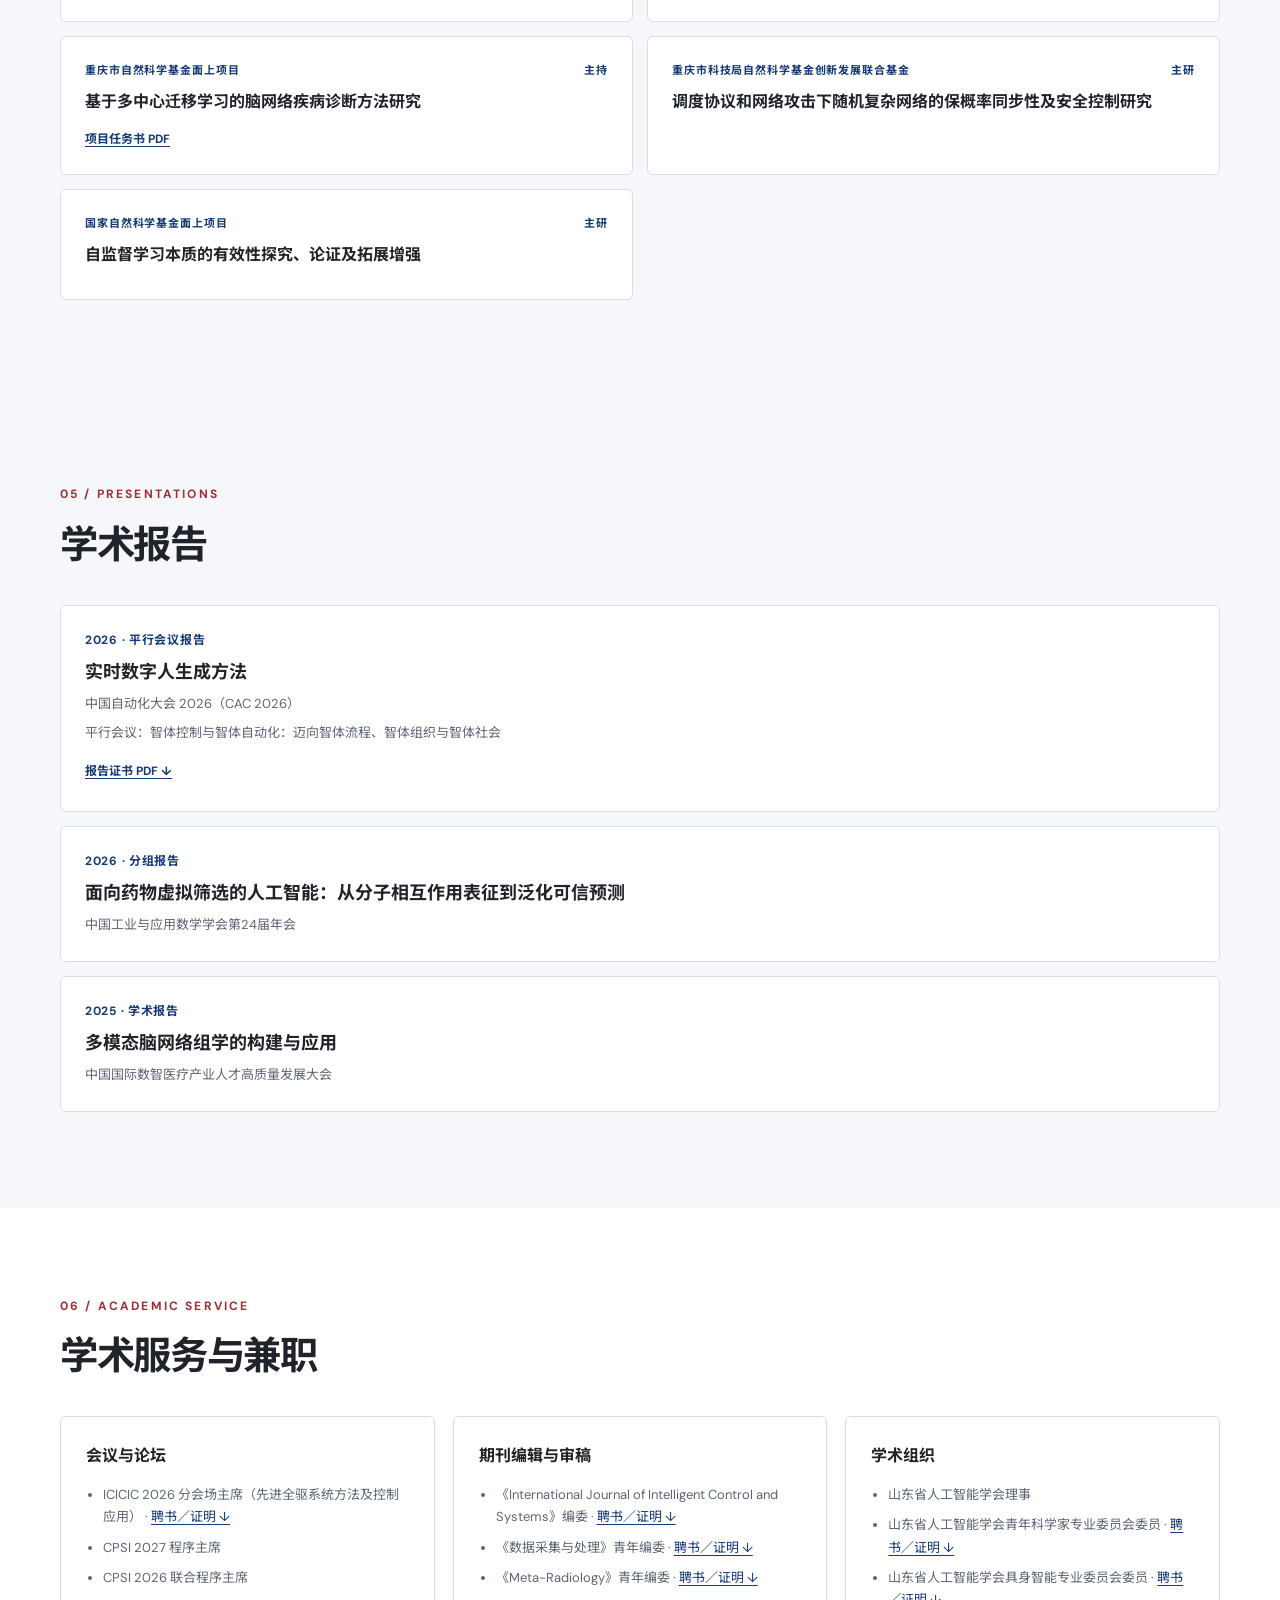
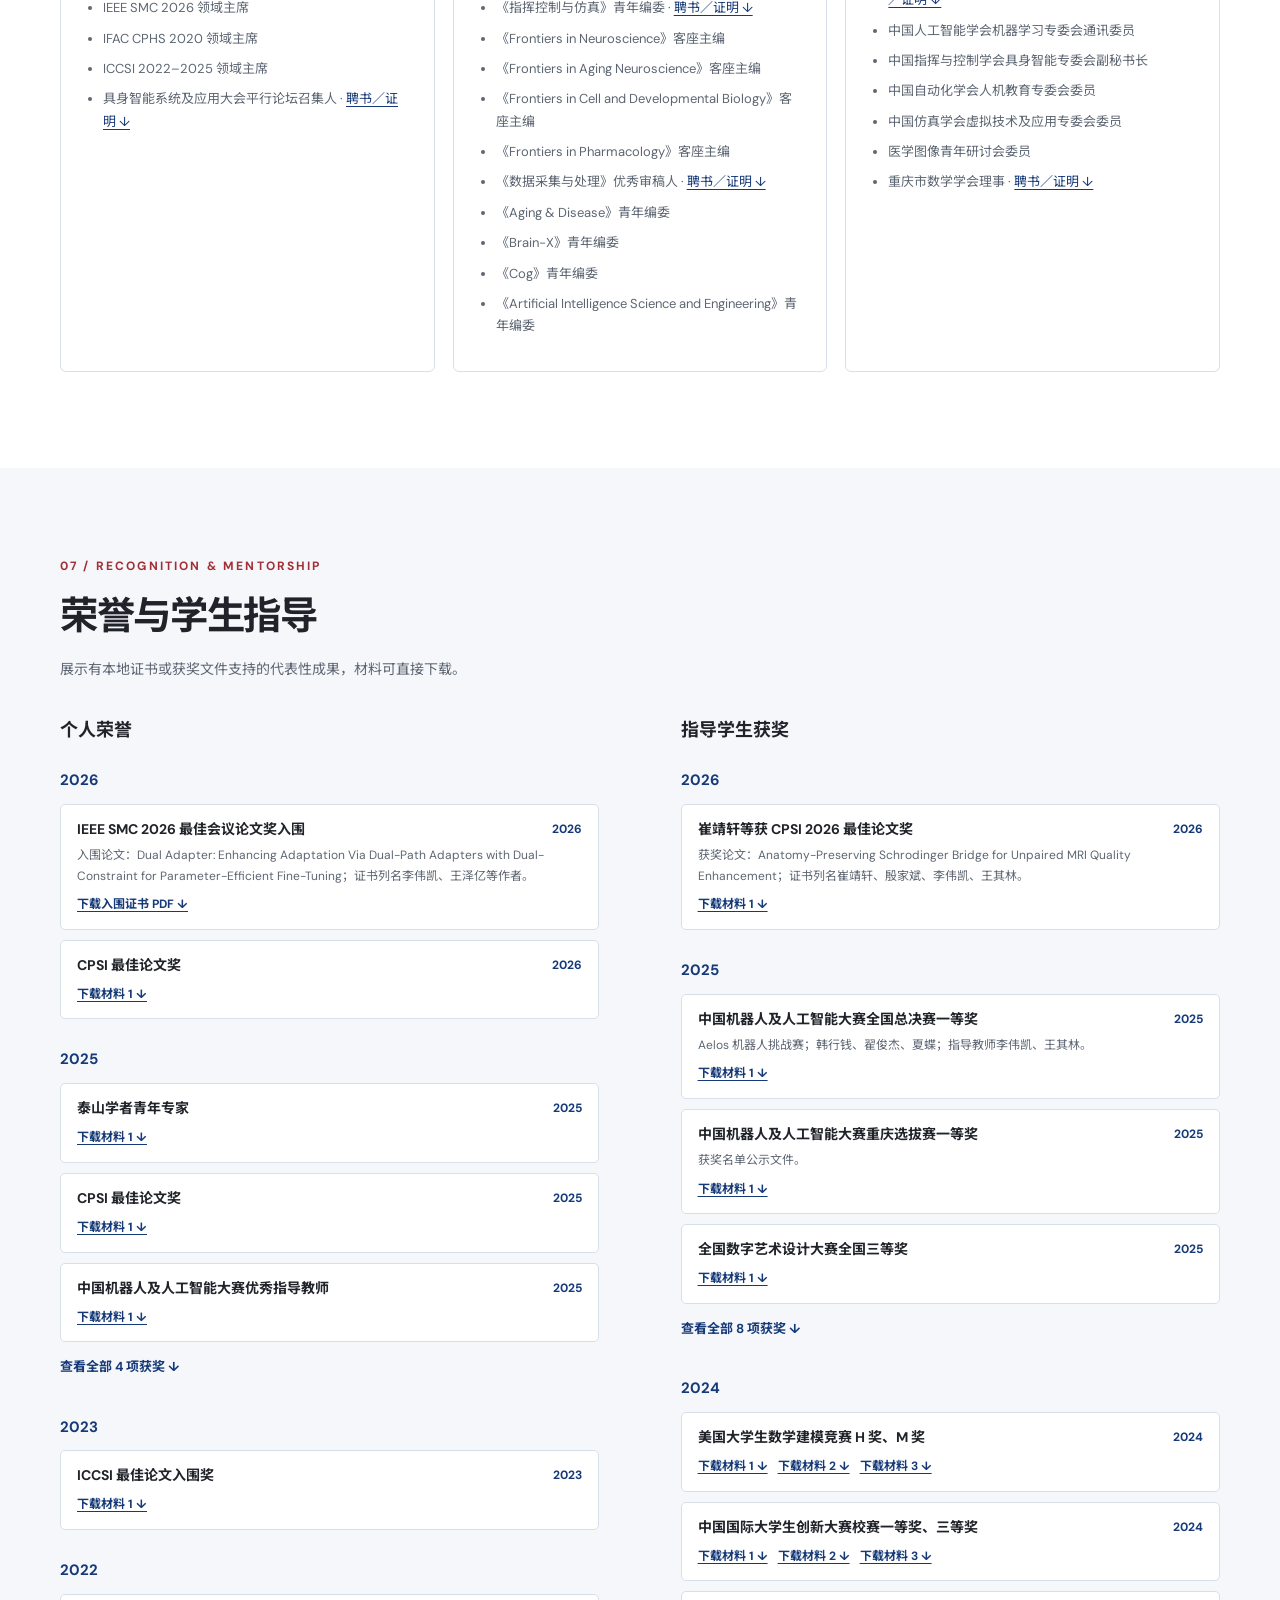
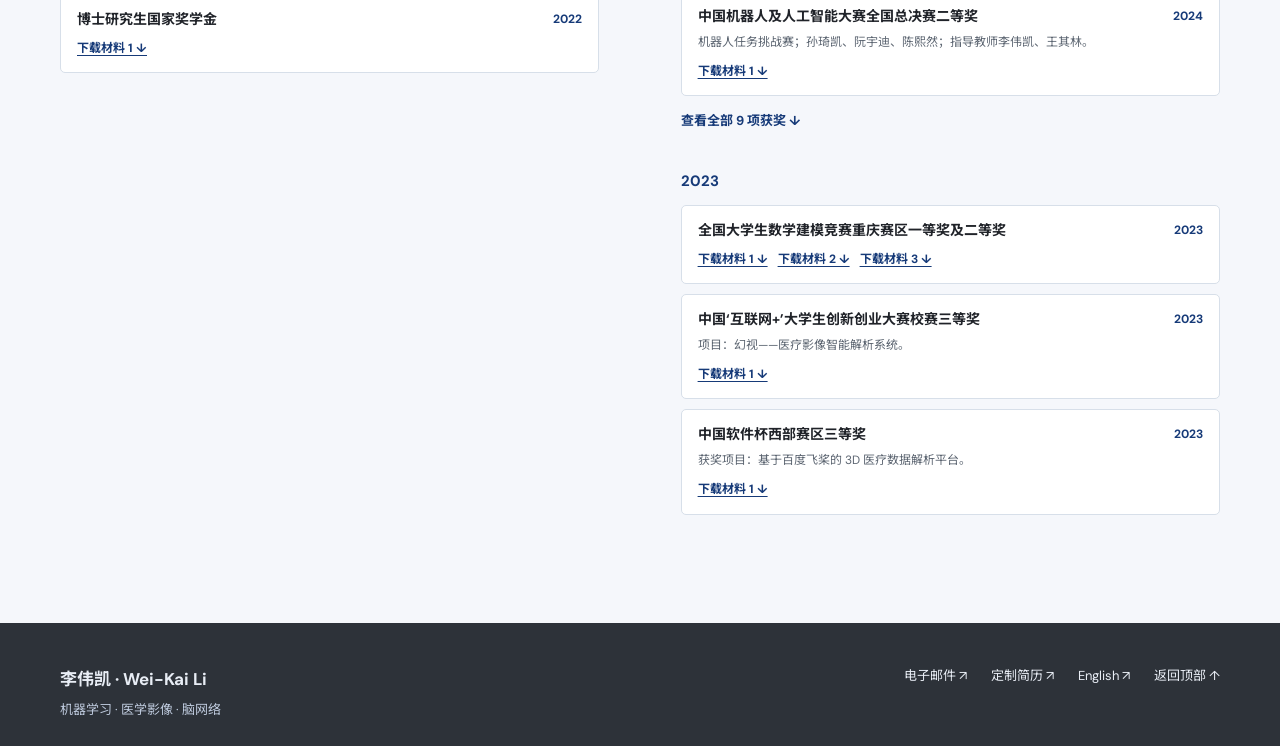
<file: cn/index.html>
<!doctype html>
<html lang="zh-CN">
<head>
  <meta charset="utf-8">
  <meta name="viewport" content="width=device-width, initial-scale=1">
  <meta name="description" content="李伟凯教授个人学术主页：研究方向、论文、科研项目、学术服务、获奖及学生指导成果。">
  <meta name="theme-color" content="#2d3239">
  <title>李伟凯 | 学术主页</title>
  <link rel="stylesheet" href="../styles.css?v=20261118a">
</head>
<body>
  <a class="skip-link" href="#main">跳转到正文</a>
  <header class="site-header">
    <div class="shell header-inner">
      <a class="brand" href="#top" aria-label="李伟凯主页"><span class="brand-mark">WL</span><span>李伟凯 <small>Wei-Kai Li</small></span></a>
      <nav class="main-nav" aria-label="主导航">
        <a href="#news">动态</a><a href="#about">简介</a><a href="#research">研究</a><a href="#publications">论文</a><a href="#projects">项目</a><a href="#presentations">报告</a><a href="#service">学术服务</a><a href="#awards">荣誉与指导</a>
      </nav>
      <a class="language-switch" href="../" lang="en">English <span aria-hidden="true">↗</span></a>
    </div>
  </header>

  <main id="main">
    <section class="hero" id="top">
      <div class="shell hero-grid">
        <div>
          <p class="eyebrow">ACADEMIC PROFILE · 学术主页</p>
          <h1>李伟凯 <span>Wei-Kai Li</span></h1>
          <p class="hero-role">教授 · 博士生导师 · 泰山学者青年专家</p>
          <p class="hero-affiliation">山东建筑大学 计算机与人工智能学院<br>重庆交通大学 数学与统计学院<br>全景医学影像中心</p>
          <p class="hero-summary">研究方向涵盖具身智能、多视图聚类、脑网络、迁移学习、计算机视觉、小样本学习及药物靶点预测。</p>
          <div class="hero-actions">
            <a class="button button-primary" href="#publications">浏览论文 <span aria-hidden="true">↘</span></a>
            <a class="button button-ghost" href="https://scholar.google.com/citations?user=XEfV8mkAAAAJ&amp;hl=zh-CN" target="_blank" rel="noopener noreferrer">Google Scholar <span aria-hidden="true">↗</span></a>
          </div>
        </div>
        <aside class="hero-card" aria-label="联系方式与资料">

          <img class="profile-photo" src="../assets/profile.jpeg?v=20261117a" alt="李伟凯教授照片" width="306" height="306">
          <p>计算方法 × 医学影像</p>
          <div class="hero-card-links"><a href="mailto:leeweikai@sdjzu.edu.cn">leeweikai@sdjzu.edu.cn ↗</a><a href="mailto:leeweikai@outlook.com">leeweikai@outlook.com ↗</a></div>
        </aside>
      </div>
    </section>

    <section class="section news-section" id="news"><div class="shell"><div class="section-heading"><p class="eyebrow">LATEST / NEWS</p><h2>学术动态</h2></div><div class="news-list" id="news-list"></div></div></section>

    <section class="section" id="about"><div class="shell"><div class="section-heading"><p class="eyebrow">01 / ABOUT</p><h2>学术经历</h2></div><div class="about-grid"><div class="body-copy"><p>李伟凯，泰山学者青年专家，山东建筑大学计算机与人工智能学院教授、博士生导师；同时在重庆交通大学数学与统计学院、全景医学影像中心开展研究工作。博士毕业于南京航空航天大学，师从陈松灿教授。</p><p>研究方向包括具身智能、多视图聚类、脑网络、迁移学习、计算机视觉、小样本学习和药物靶点预测。相关工作发表在 TPAMI、TCYB、TSMC、PR、JBHI、CNSNT、AAAI 等期刊及会议，论文 80 余篇。</p><p>主持国家自然科学基金项目 2 项、山东省重大基础研究项目 1 项、省部级面上项目 2 项；获 CPSI 2025 最佳论文奖、ICCSI 2023 最佳论文入围奖。</p></div><div class="timeline" id="education-list"></div></div></div></section>

    <section class="section section-tint" id="research"><div class="shell"><div class="section-heading"><p class="eyebrow">02 / RESEARCH</p><h2>研究方向</h2></div><div class="topic-grid"><a class="topic-card" href="#papers-brain" data-area="brain"><span>01</span><h3>脑网络与神经疾病</h3><p>脑连接建模与神经疾病智能分析。</p><span class="topic-link">查看论文 ↗</span></a><a class="topic-card" href="#papers-domain" data-area="domain"><span>02</span><h3>迁移学习与域适应</h3><p>跨领域、跨数据源的知识迁移与模型泛化。</p><span class="topic-link">查看论文 ↗</span></a><a class="topic-card" href="#papers-medical" data-area="medical"><span>03</span><h3>医学影像与计算生物学</h3><p>医学影像分析与药物靶点相互作用预测。</p><span class="topic-link">查看论文 ↗</span></a><a class="topic-card" href="#papers-vision" data-area="vision"><span>04</span><h3>视觉与多模态智能</h3><p>视觉识别、小样本检测与多模态对齐。</p><span class="topic-link">查看论文 ↗</span></a><a class="topic-card" href="#papers-methods" data-area="methods"><span>05</span><h3>智能算法与模型</h3><p>多视图聚类、神经网络与智能学习方法。</p><span class="topic-link">查看论文 ↗</span></a></div></div></section>

    <section class="section" id="publications"><div class="shell"><div class="section-heading section-heading-split"><div><p class="eyebrow">03 / PUBLICATIONS</p><h2>论文成果</h2></div><a class="text-link" href="https://scholar.google.com/citations?user=XEfV8mkAAAAJ&amp;hl=zh-CN" target="_blank" rel="noopener noreferrer">查看 Google Scholar ↗</a></div><div class="filter-bar"><label class="search-box"><span class="sr-only">检索论文</span><input id="pub-search" type="search" placeholder="按标题、作者或期刊检索"></label><label class="area-box"><span class="sr-only">研究方向</span><select id="pub-area"><option value="all">全部方向</option></select></label><label class="year-box"><span class="sr-only">年份</span><select id="pub-year"><option value="all">全部年份</option></select></label><span class="result-count" id="pub-count"></span></div><div class="publication-list" id="publication-list"></div><div class="section-end"><a class="text-link" href="../assets/missing-papers.pdf" download>PDF 版本 ↓</a></div></div></section>

    <section class="section section-tint" id="projects"><div class="shell"><div class="section-heading section-heading-split"><div><p class="eyebrow">04 / PROJECTS</p><h2>科研项目</h2></div><a class="text-link" href="../assets/projects.pdf" download>下载项目清单 PDF ↓</a></div><div class="project-list" id="project-list"></div></div></section>

    <section class="section section-tint" id="presentations"><div class="shell"><div class="section-heading"><p class="eyebrow">05 / PRESENTATIONS</p><h2>学术报告</h2></div><div class="presentation-list" id="presentation-list"></div></div></section>

    <section class="section" id="service"><div class="shell"><div class="section-heading"><p class="eyebrow">06 / ACADEMIC SERVICE</p><h2>学术服务与兼职</h2></div><div class="service-grid" id="service-list"></div></div></section>

    <section class="section section-tint" id="awards"><div class="shell"><div class="section-heading"><p class="eyebrow">07 / RECOGNITION & MENTORSHIP</p><h2>荣誉与学生指导</h2><p class="section-intro">展示有本地证书或获奖文件支持的代表性成果，材料可直接下载。</p></div><div class="awards-columns"><div><h3 class="subheading">个人荣誉</h3><div class="award-list" id="personal-awards"></div></div><div><h3 class="subheading">指导学生获奖</h3><div class="award-list" id="student-awards"></div></div></div></div></section>
  </main>

  <footer class="site-footer"><div class="shell footer-inner"><div><strong>李伟凯 · Wei-Kai Li</strong><p>机器学习 · 医学影像 · 脑网络</p></div><div><a href="mailto:leeweikai@sdjzu.edu.cn">电子邮件 ↗</a><a href="../cv-builder/?lang=zh">定制简历 ↗</a><a href="../">English ↗</a><a href="#top">返回顶部 ↑</a></div></div></footer>
  <script src="../data.js?v=20261123a"></script><script src="../app.js?v=20261118a"></script>
</body>
</html>
</file>
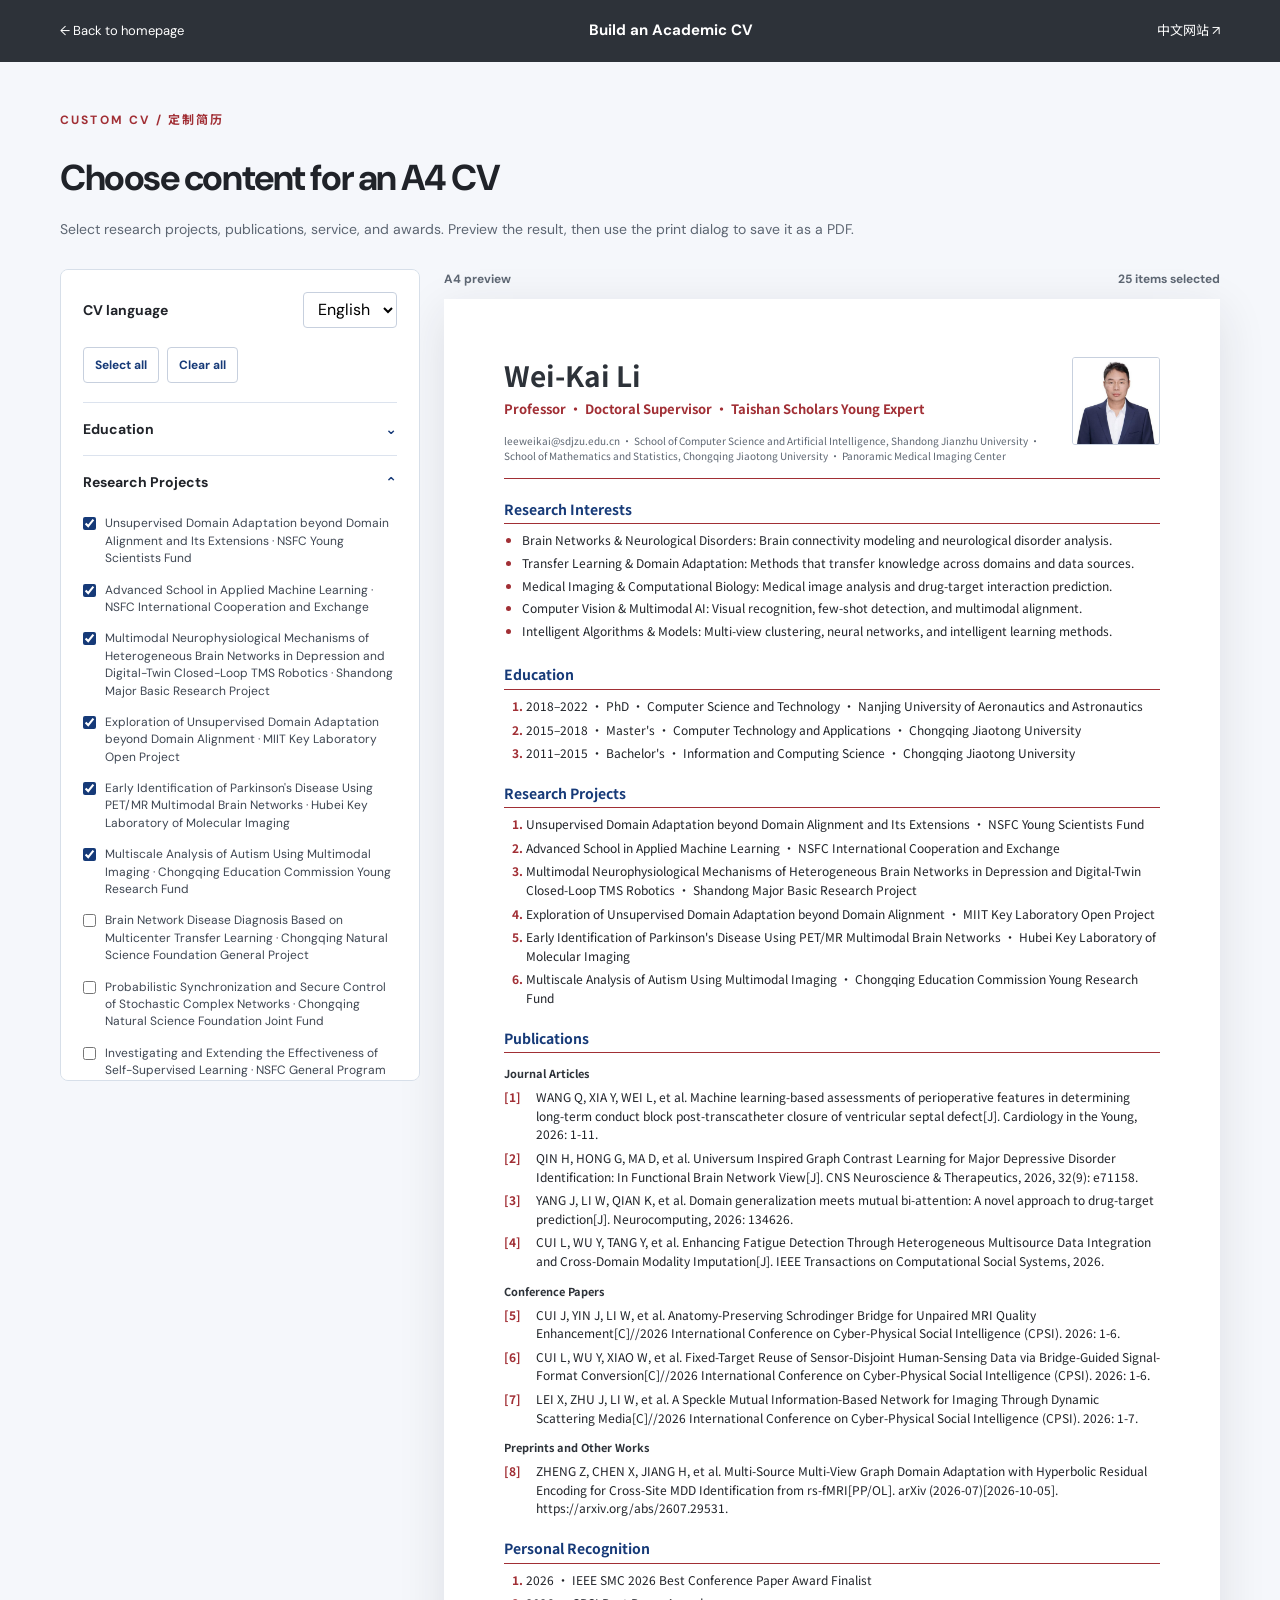
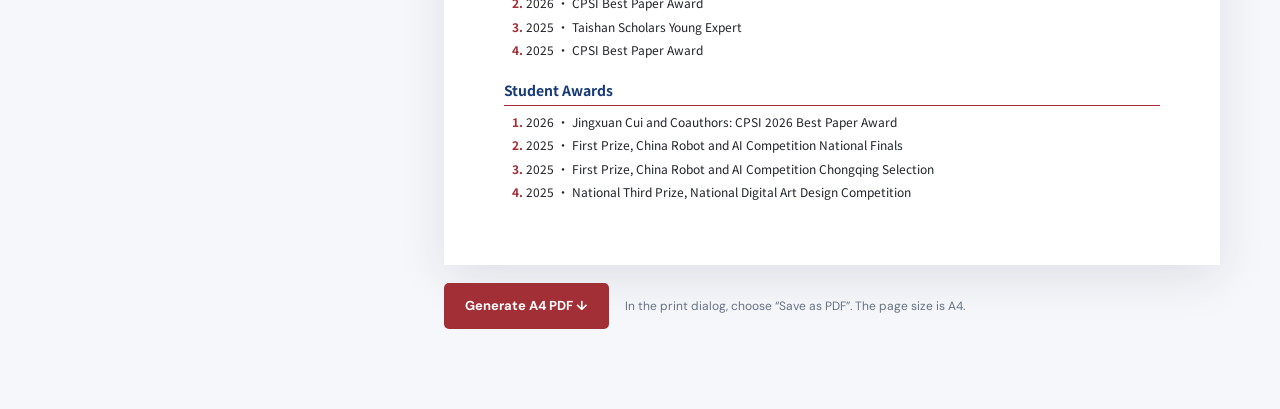
<file: cv-builder/index.html>
<!doctype html>
<html lang="zh-CN">
<head>
  <meta charset="utf-8">
  <meta name="viewport" content="width=device-width, initial-scale=1">
  <meta name="description" content="选择论文、项目、学术服务和获奖，生成李伟凯的定制 A4 学术简历 PDF。">
  <title>定制学术简历 | 李伟凯</title>
  <link rel="stylesheet" href="../styles.css?v=20261118a">
  <link rel="stylesheet" href="builder.css?v=20261117a">
</head>
<body>
  <header class="builder-header"><div class="shell"><a id="back-home" href="../">← <span id="back-label">返回主页</span></a><strong id="builder-title">定制学术简历</strong><a id="other-site-link" href="../cn/">中文网站 ↗</a></div></header>
  <main class="builder-main shell">
    <div class="builder-intro"><p class="eyebrow">CUSTOM CV / 定制简历</p><h1 id="page-title">选择内容，生成 A4 简历</h1><p id="page-description">勾选需要的科研项目、论文、学术服务和奖项。右侧实时预览；点击“生成 PDF”后，在打印窗口选择“保存为 PDF”。</p></div>
    <div class="builder-layout">
      <aside class="builder-controls" aria-label="简历内容选择">
        <div class="controls-top"><label for="cv-language" id="language-label">简历语言</label><select id="cv-language"><option value="zh">中文</option><option value="en">English</option></select></div>
        <div class="quick-actions"><button type="button" id="select-all">全部选择</button><button type="button" id="select-none">清空选择</button></div>
        <div id="selection-groups"></div>
      </aside>
      <div class="builder-preview-wrap"><div class="preview-toolbar"><span id="preview-label">A4 预览</span><span id="selection-count"></span></div><article id="cv-preview" aria-label="简历预览"></article><div class="builder-actions"><button type="button" id="print-cv">生成 A4 PDF ↓</button><p id="print-note">浏览器打印窗口打开后，请选择“保存为 PDF”；版式已设置为 A4。</p></div></div>
    </div>
  </main>
  <script src="../data.js?v=20261123a"></script><script src="builder.js?v=20261117a"></script>
</body>
</html>
</file>
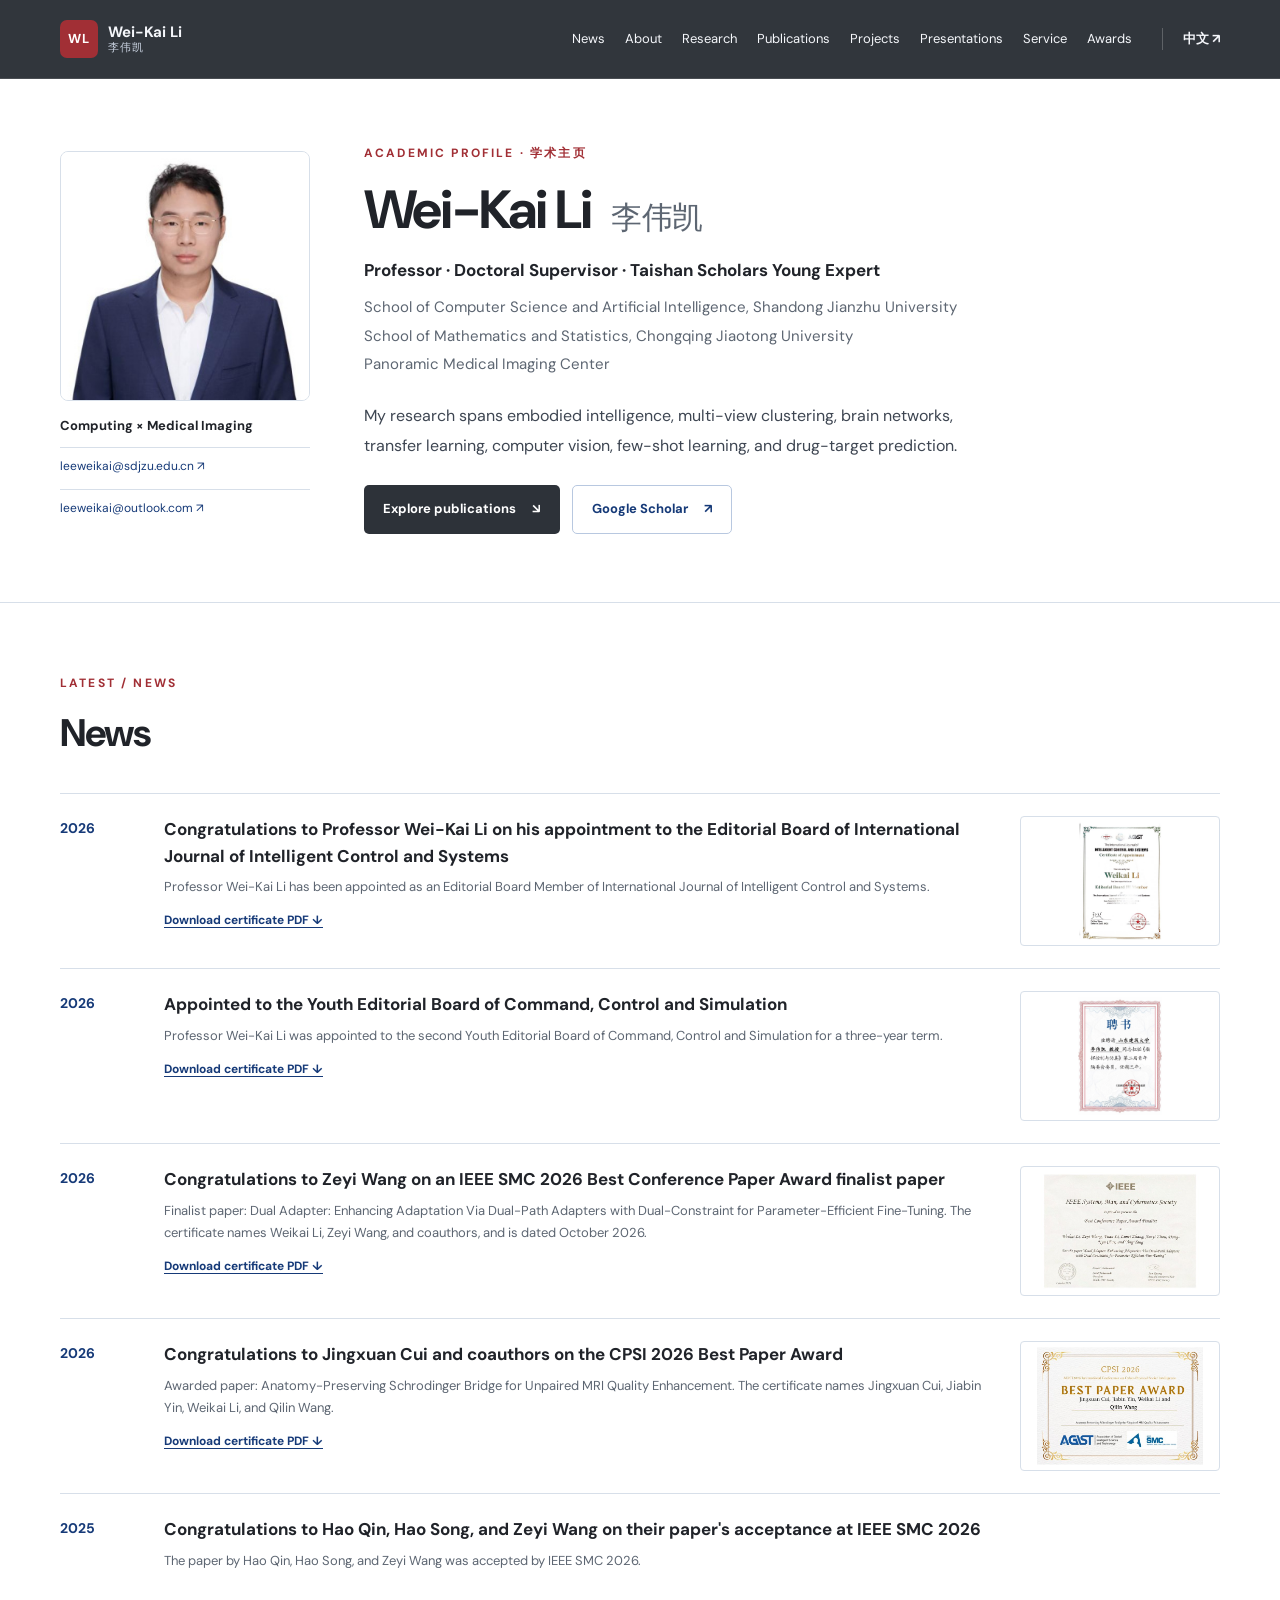
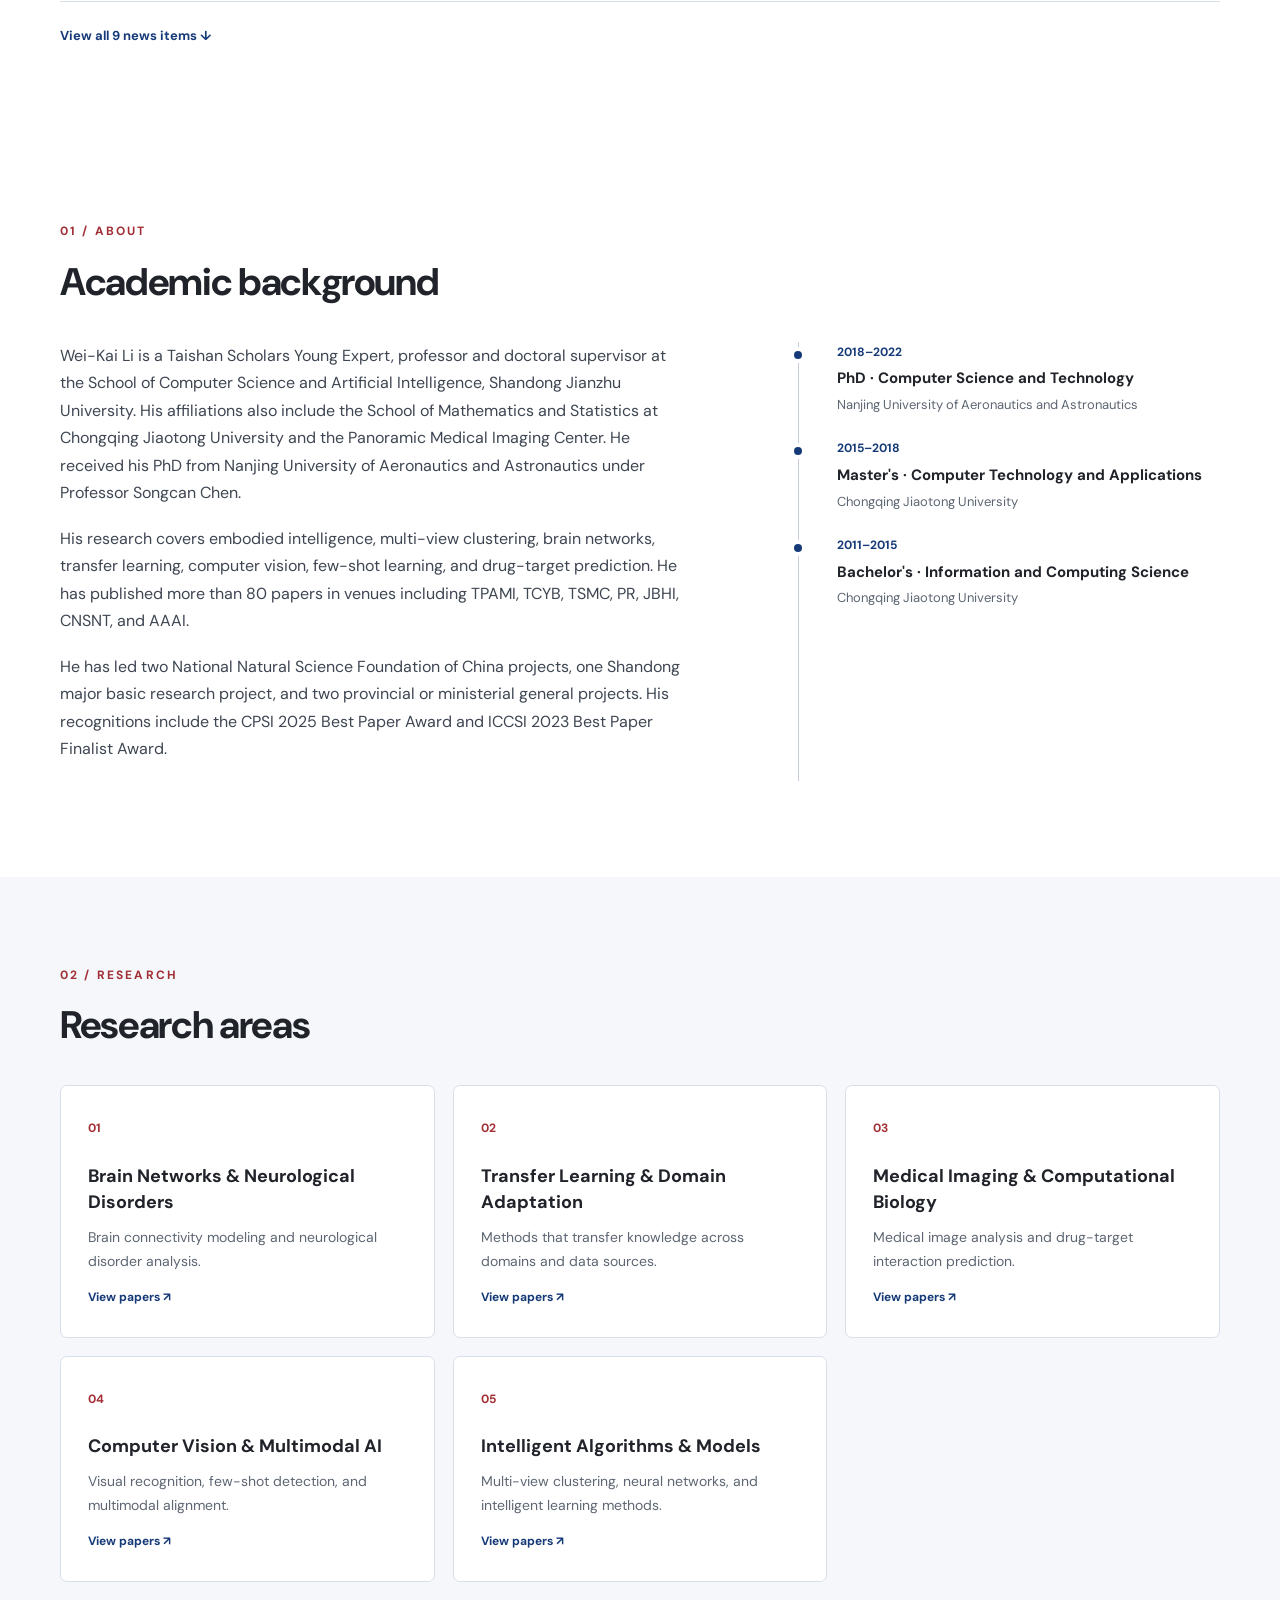
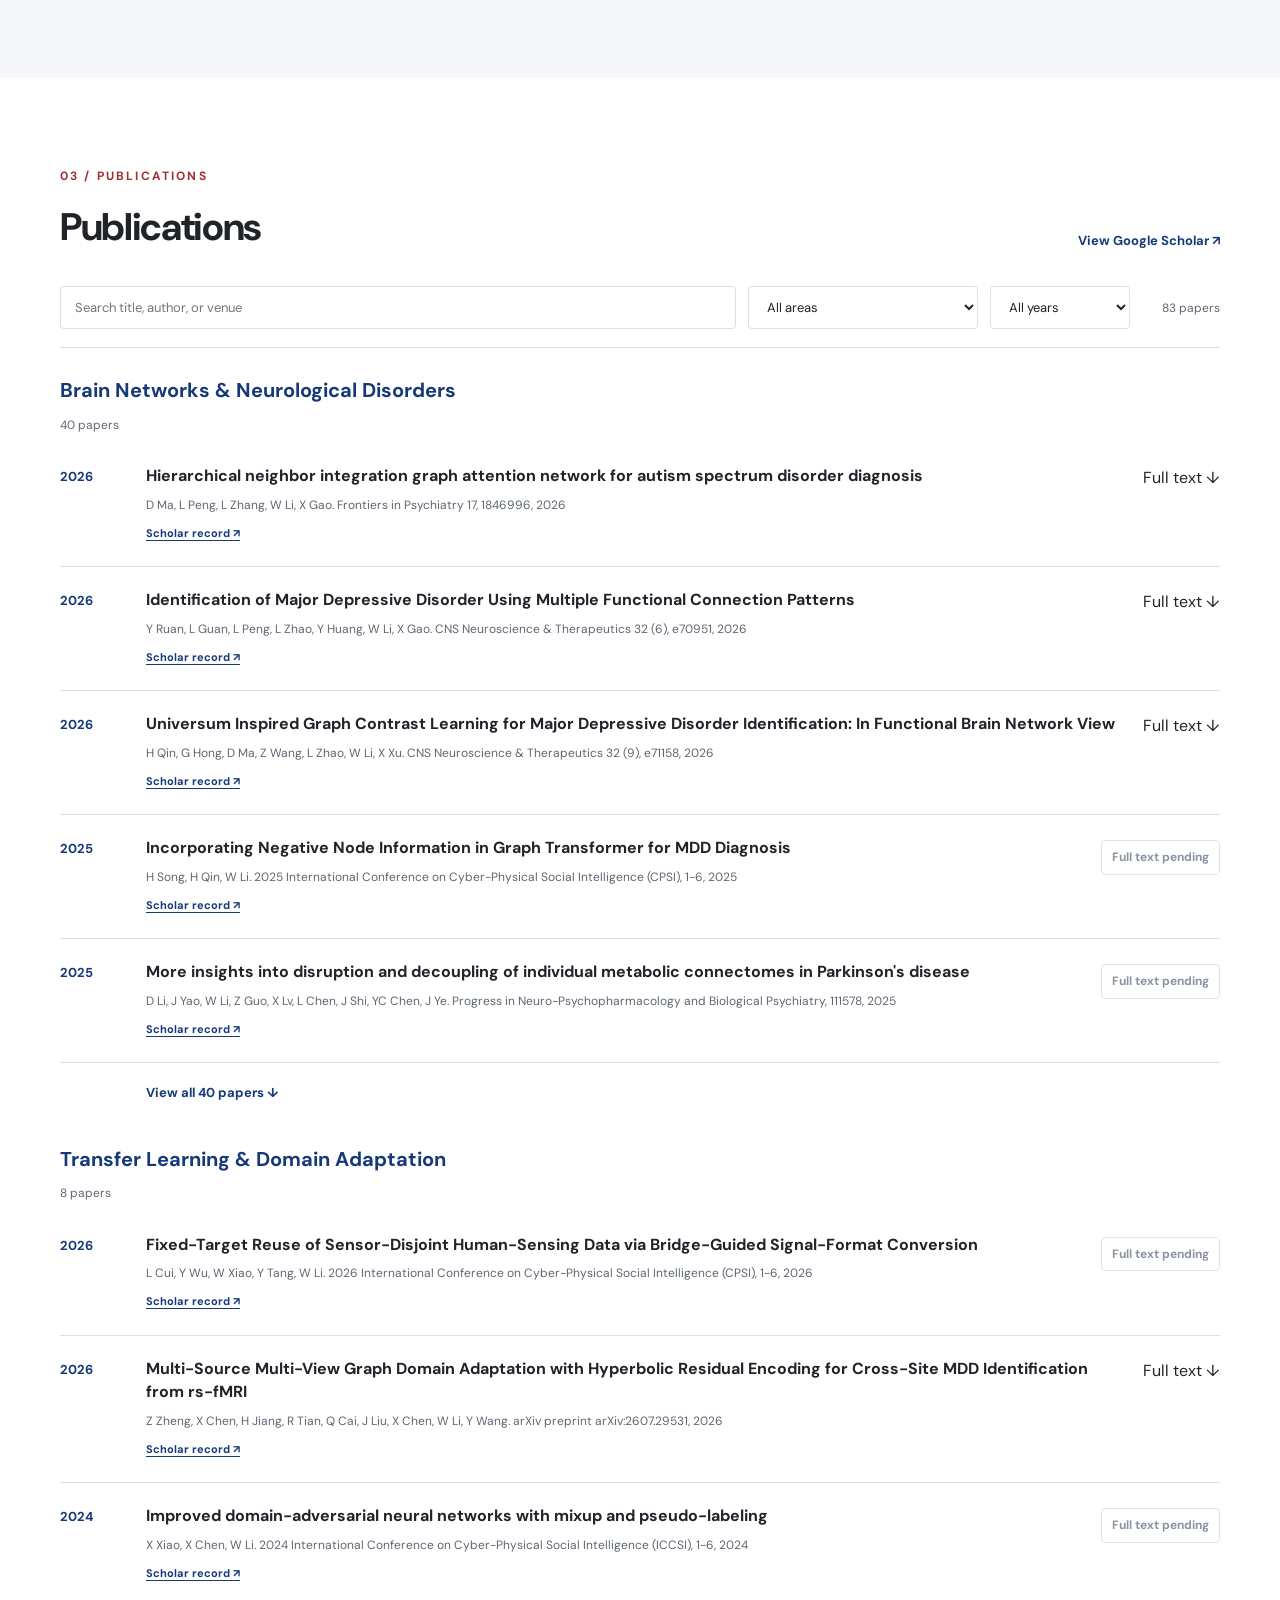
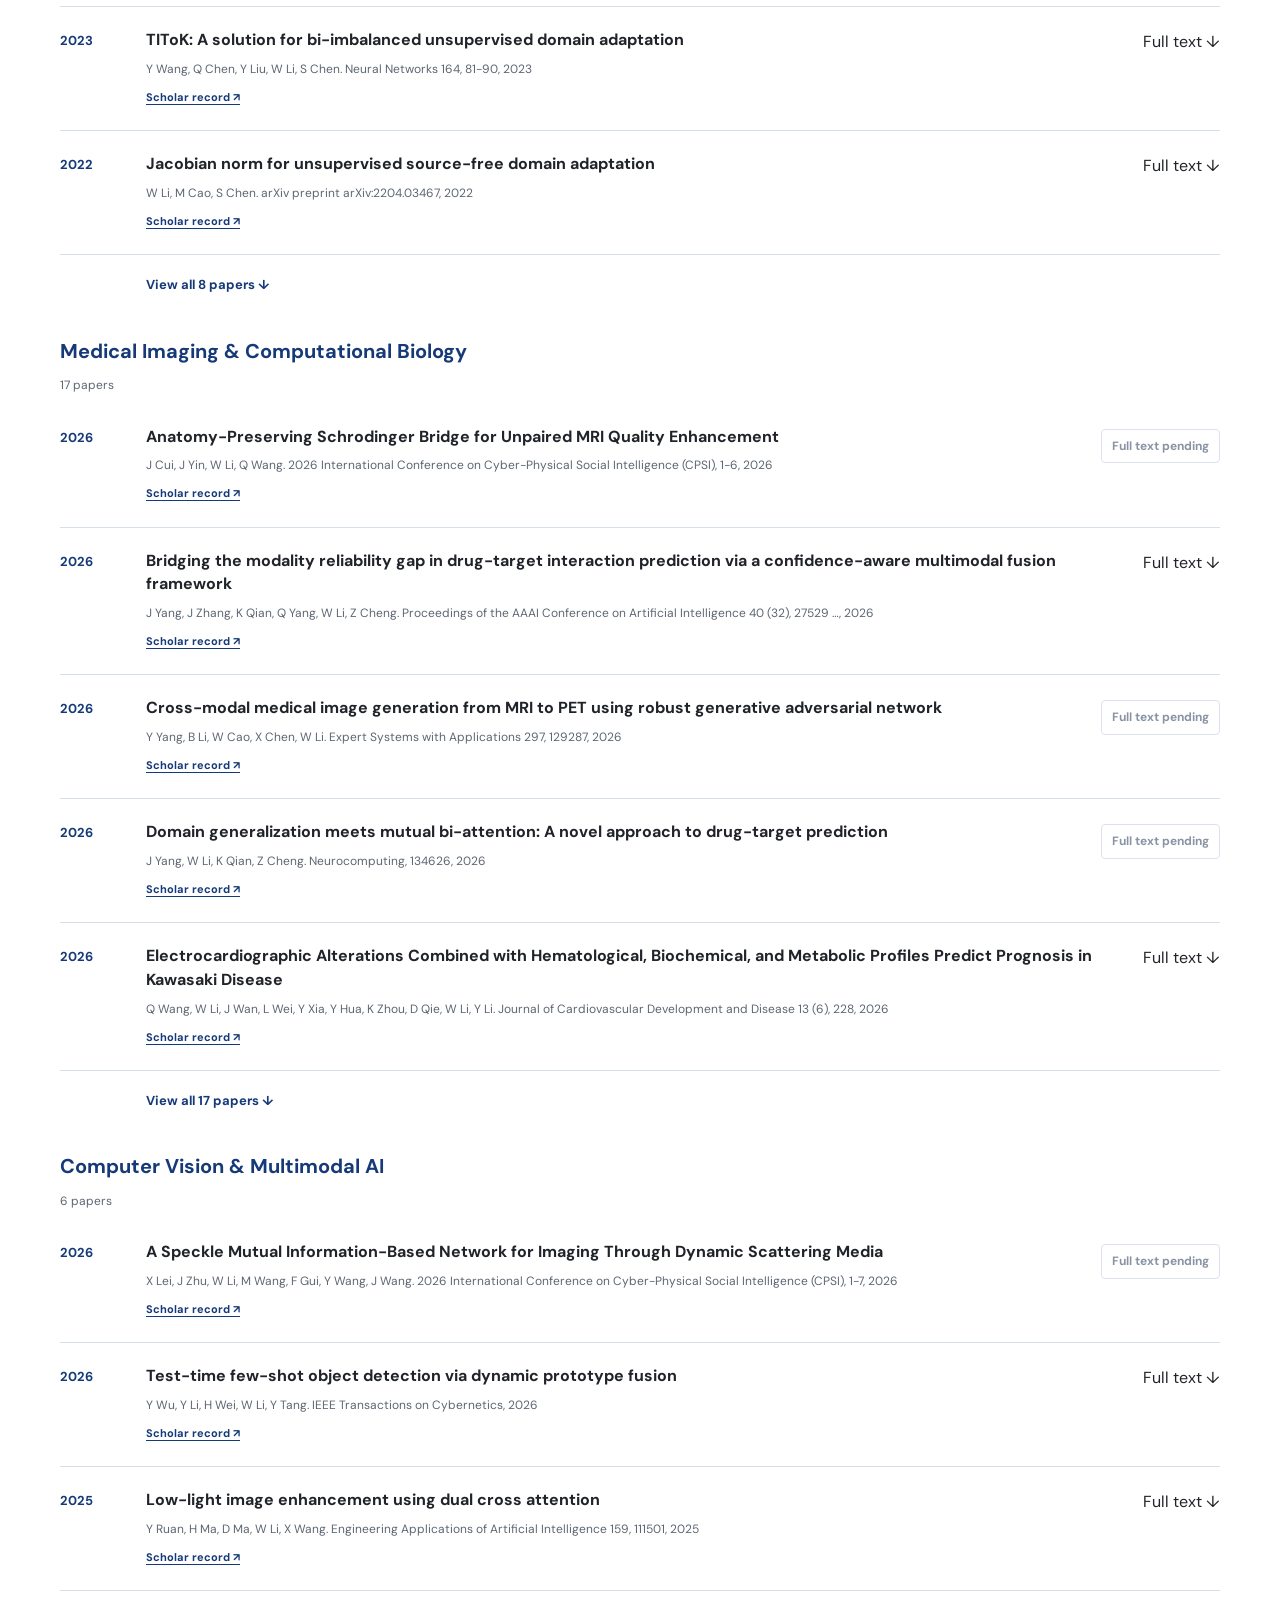
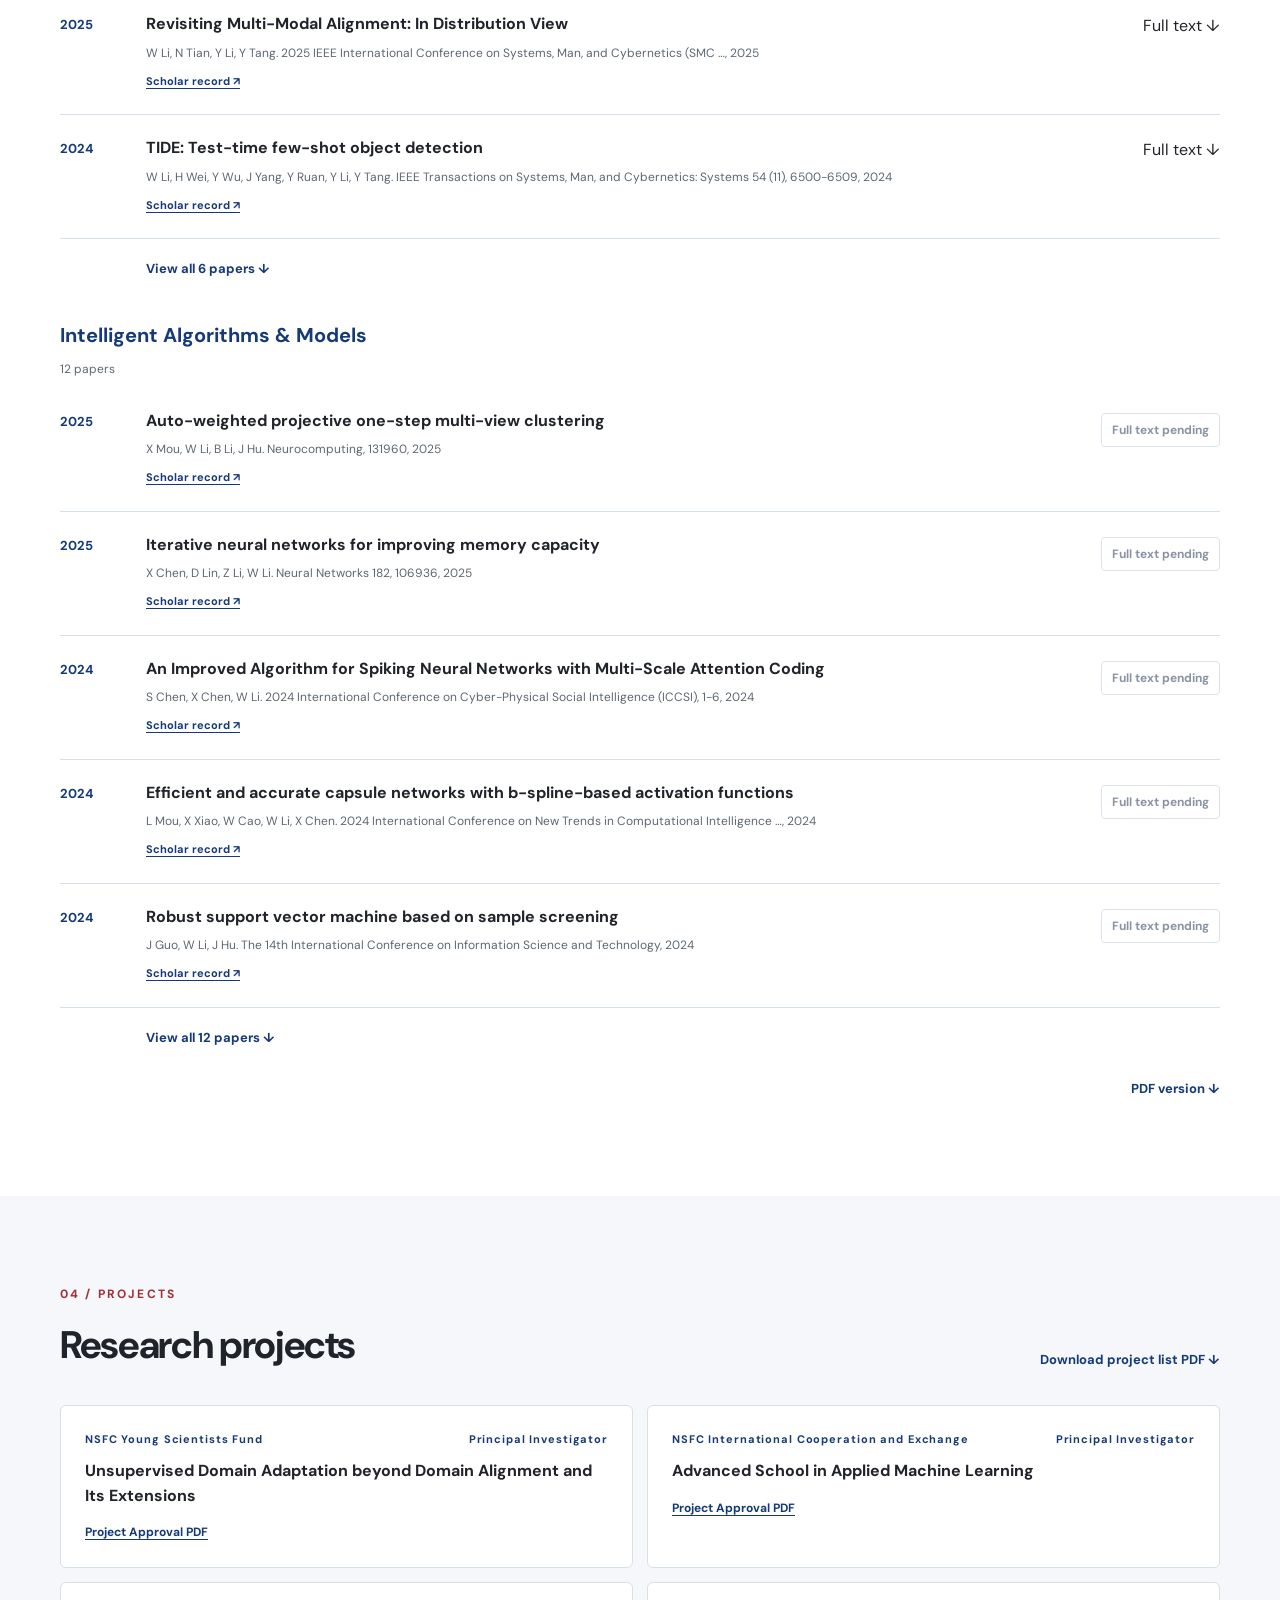
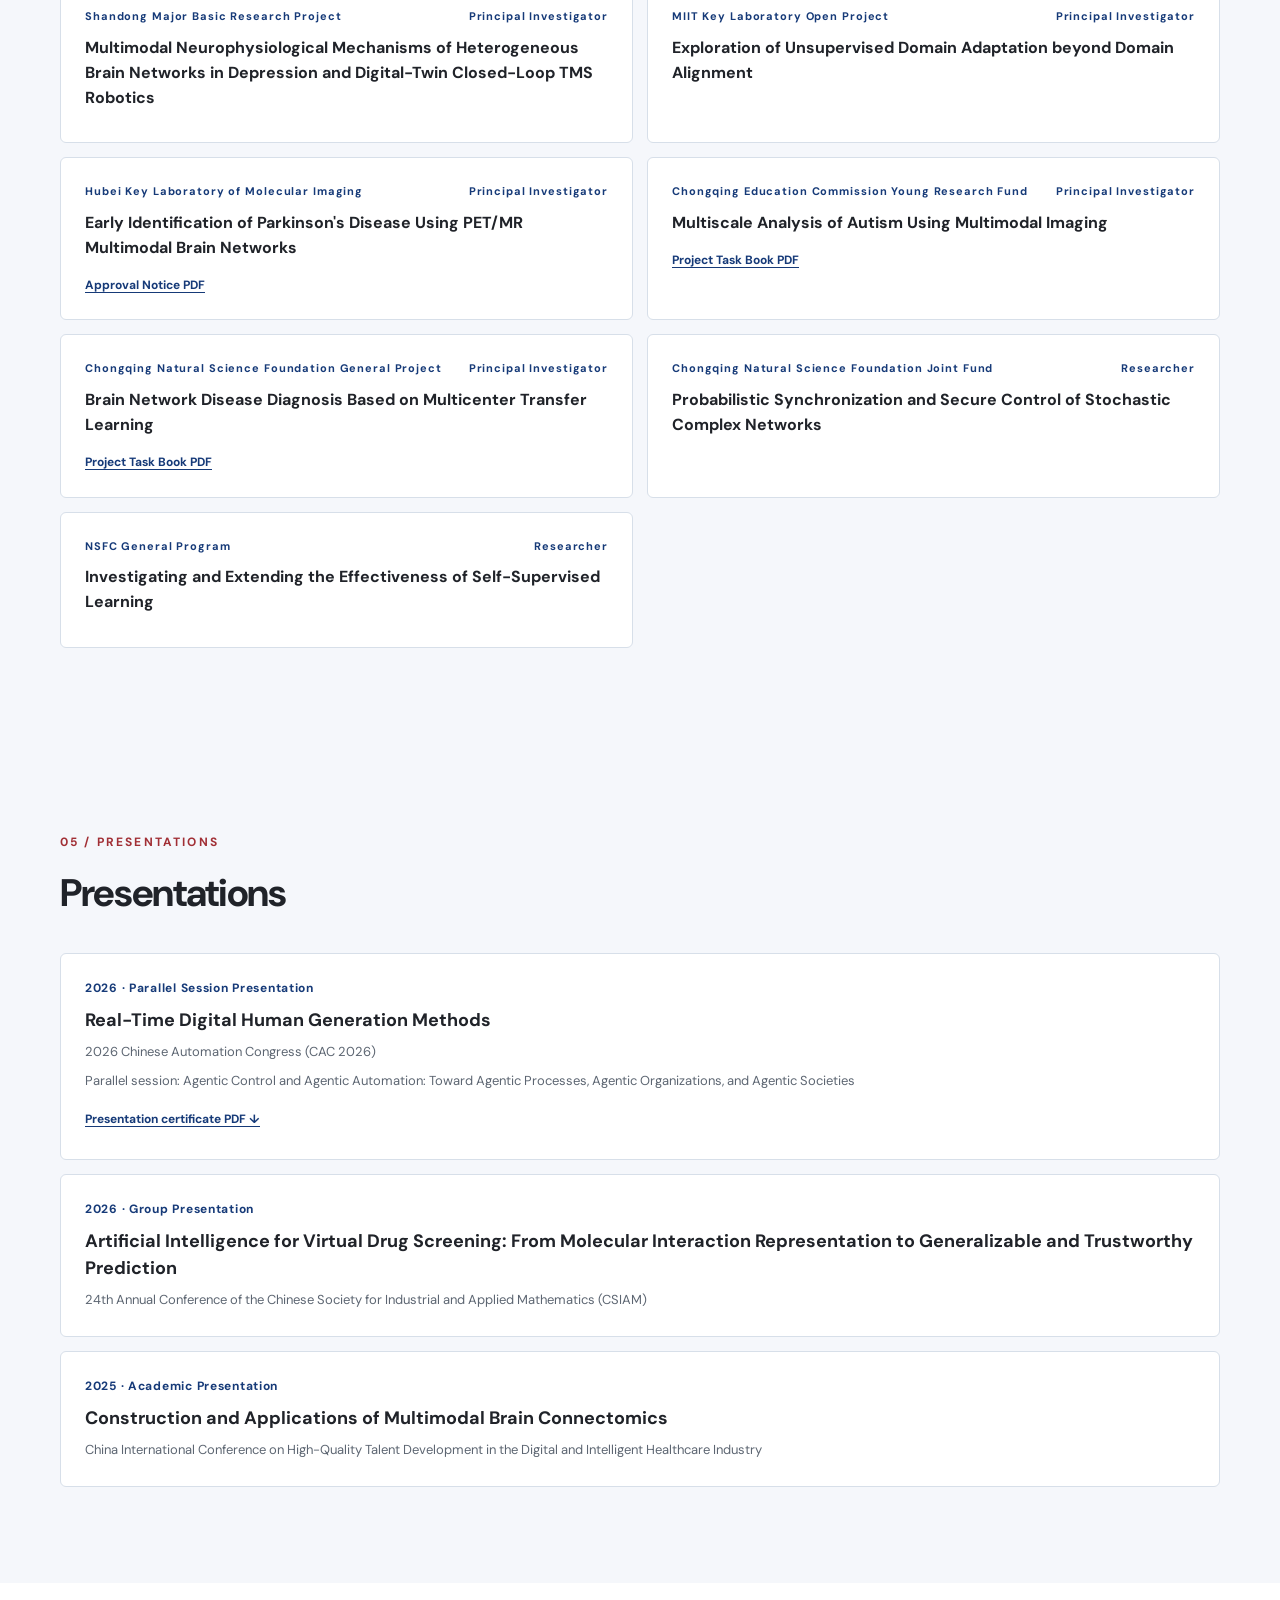
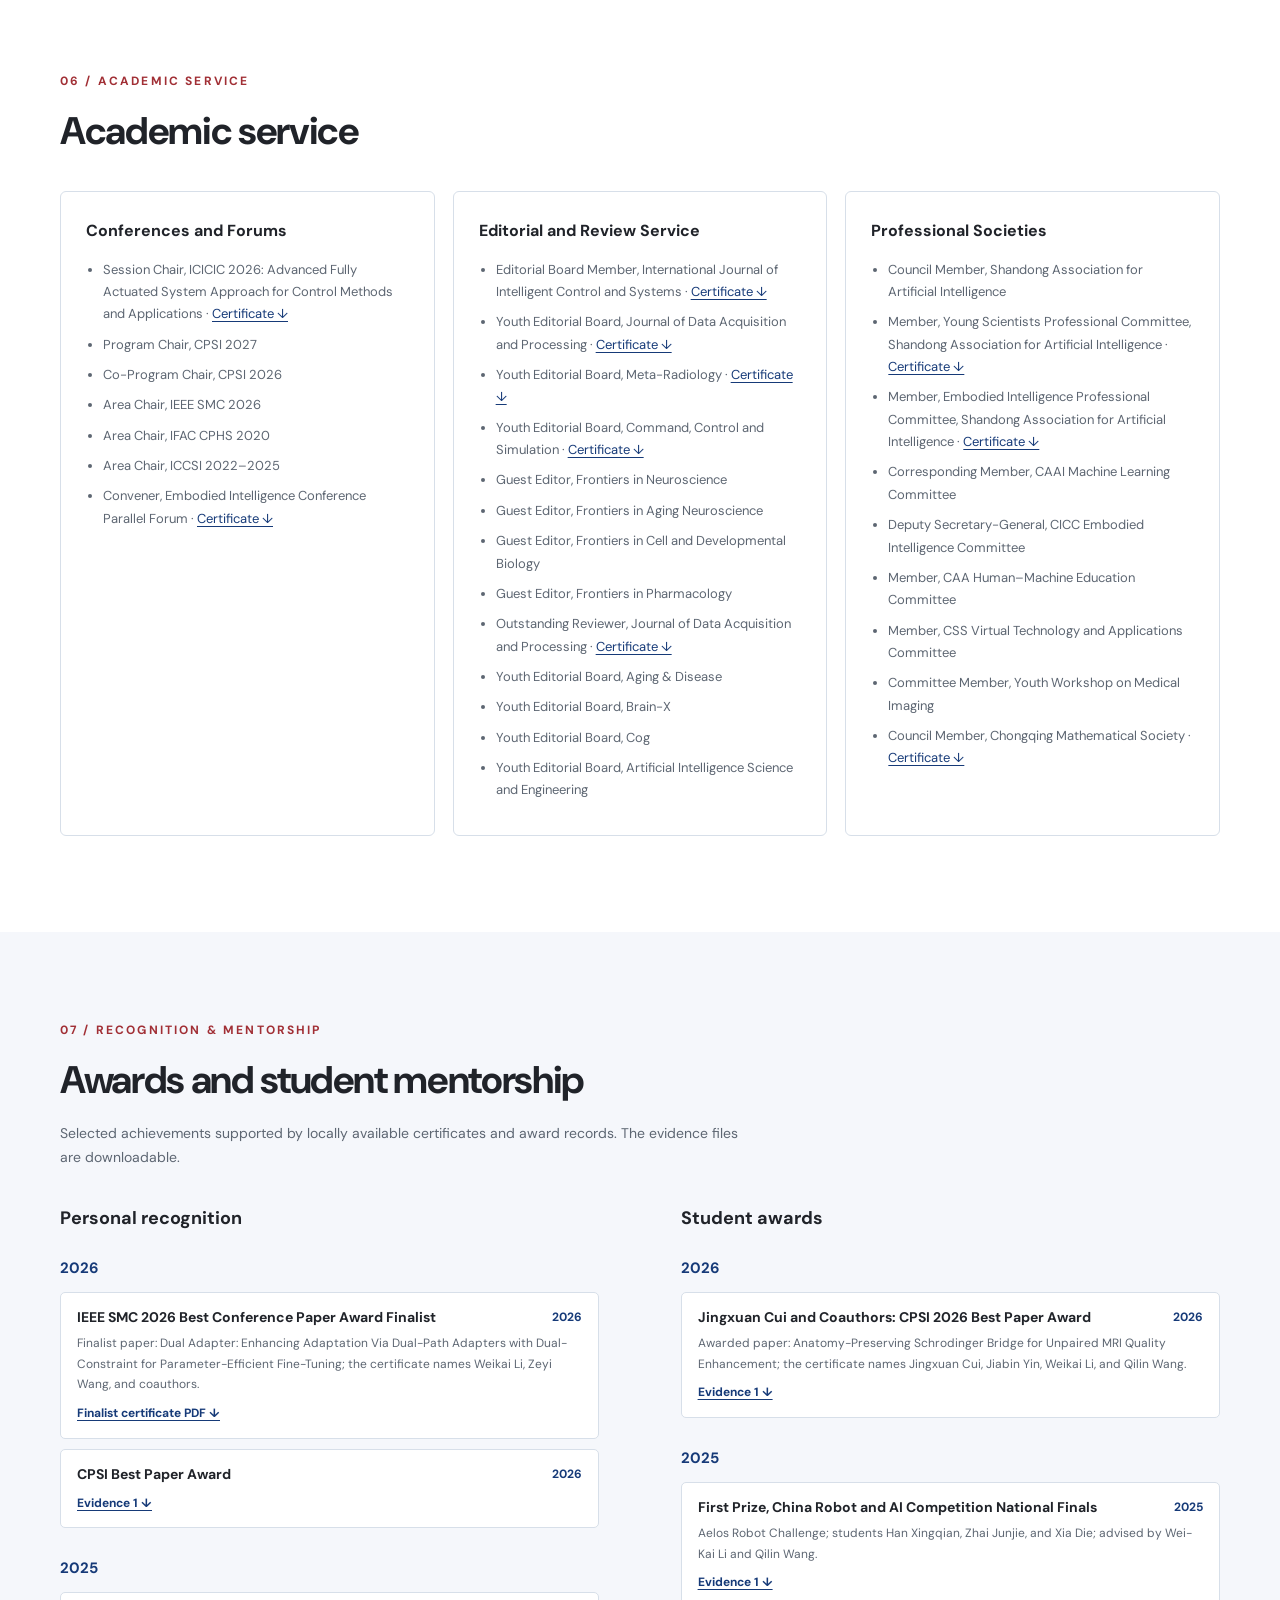
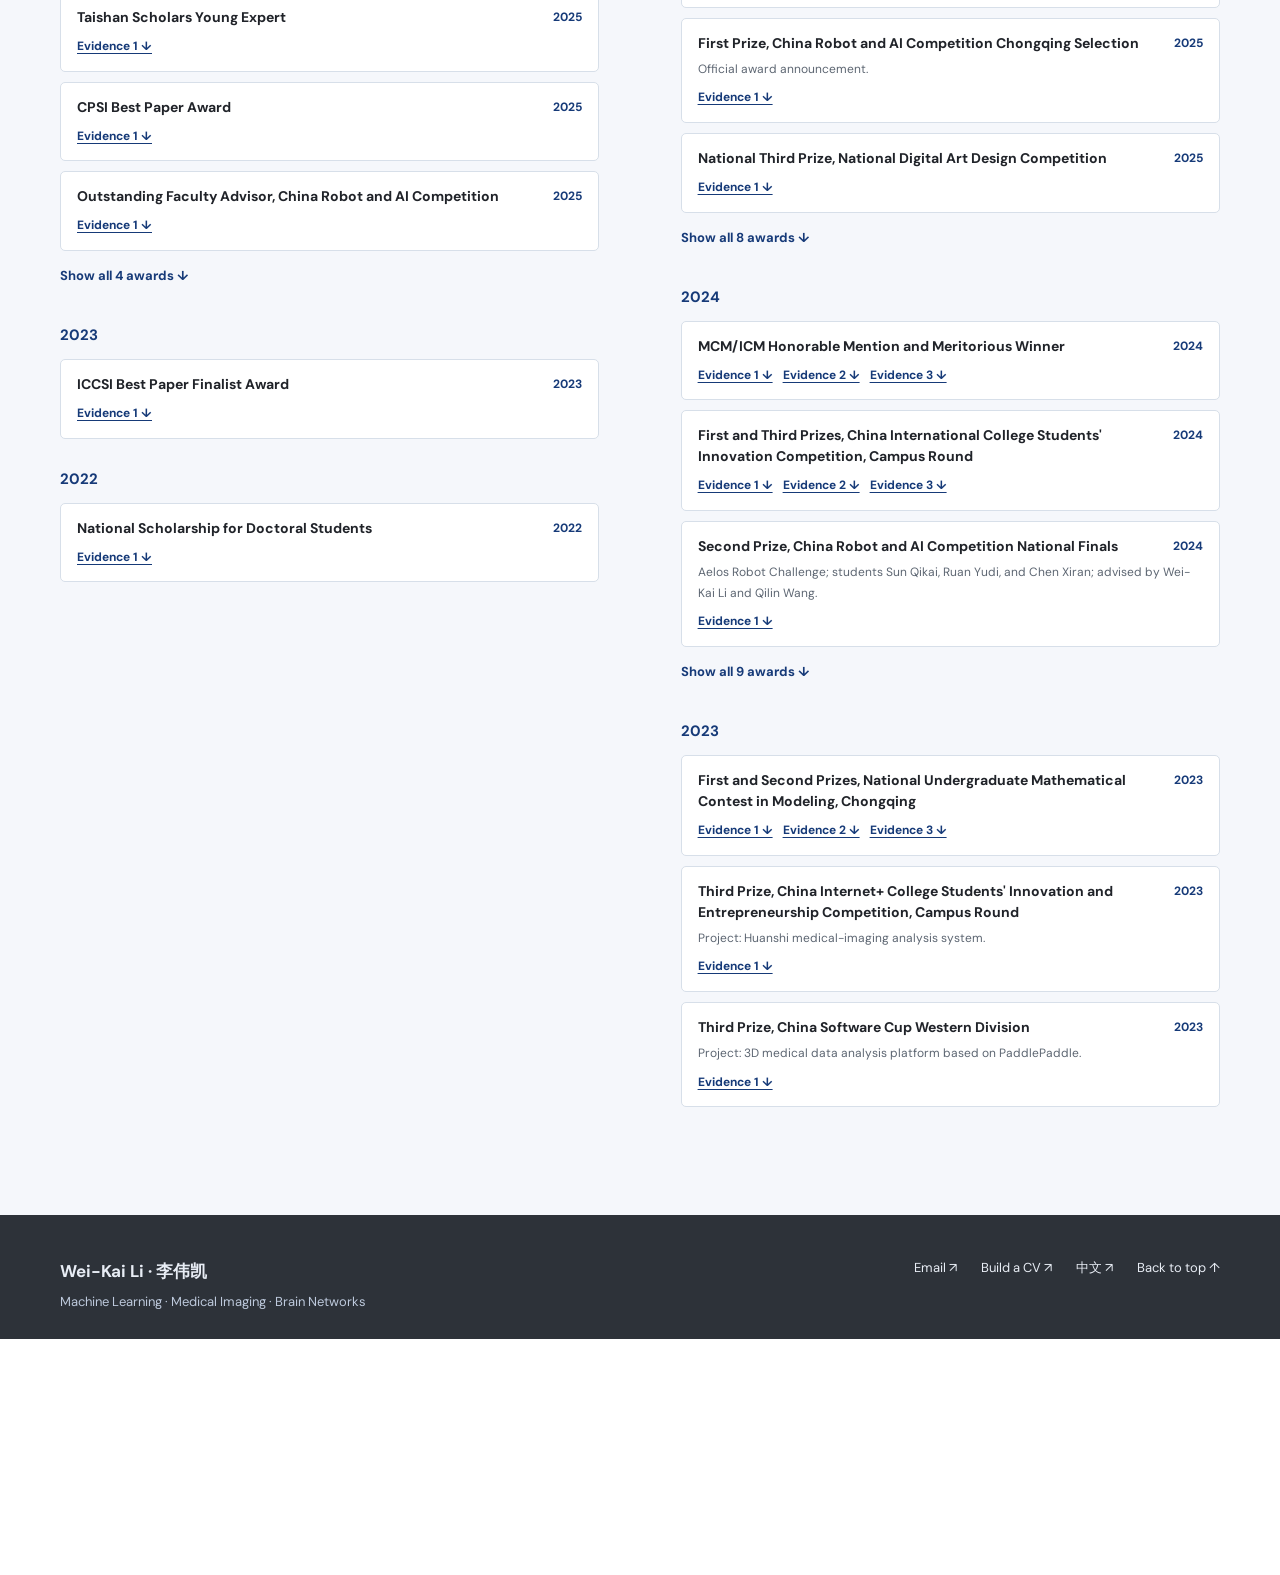
<file: en/index.html>
<!doctype html>
<html lang="en"><head><meta charset="utf-8"><meta http-equiv="refresh" content="0;url=../"><link rel="canonical" href="https://cavin-lee.github.io/"><title>Wei-Kai Li</title></head><body><p><a href="../">English homepage ↗</a></p></body></html>
</file>
<file: styles.css>
@import url('https://fonts.googleapis.com/css2?family=DM+Sans:wght@400;500;600;700&family=Noto+Sans+SC:wght@400;500;600;700&display=swap');

:root{--ink:#202329;--deep:#2d3239;--muted:#5d6672;--line:#d7dfe9;--paper:#fff;--mist:#f5f7fb;--accent:#a12f35;--blue:#163a78;--max:1160px}
*{box-sizing:border-box}html{scroll-behavior:smooth}body{margin:0;color:var(--ink);background:var(--paper);font-family:'DM Sans','Noto Sans SC',system-ui,sans-serif;line-height:1.72}a{color:inherit;text-decoration:none}button,input,select{font:inherit}button{cursor:pointer}.shell{width:min(var(--max),calc(100% - 48px));margin:auto}.sr-only{position:absolute;width:1px;height:1px;padding:0;margin:-1px;overflow:hidden;clip:rect(0,0,0,0);white-space:nowrap;border:0}.skip-link{position:absolute;top:-60px;left:12px;background:#fff;padding:8px 12px;z-index:20}.skip-link:focus{top:10px}a:focus-visible,input:focus-visible,select:focus-visible{outline:3px solid var(--accent);outline-offset:3px}
.site-header{position:sticky;top:0;z-index:10;background:rgba(255,255,255,.94);border-bottom:1px solid rgba(32,35,41,.12);backdrop-filter:blur(14px)}.header-inner{min-height:78px;display:flex;align-items:center;gap:30px}.brand{display:flex;align-items:center;gap:10px;font-size:15px;font-weight:700;line-height:1.2;white-space:nowrap}.brand small{display:block;color:var(--muted);font-size:11px;font-weight:500;letter-spacing:.08em}.brand-mark{display:grid;place-items:center;width:38px;height:38px;border-radius:7px;background:var(--deep);color:white;font-size:13px;letter-spacing:.04em}.main-nav{display:flex;align-items:center;gap:20px;margin-left:auto;font-size:13px;color:#dce3ee}.main-nav a:hover,.language-switch:hover,.text-link:hover{color:var(--blue)}.language-switch{font-size:13px;font-weight:700;white-space:nowrap;padding-left:20px;border-left:1px solid var(--line)}
.hero{color:#fff;background:radial-gradient(circle at 83% 5%,rgba(43,80,143,.32),transparent 33%),linear-gradient(135deg,#2d3239 0%,#303d55 64%,#253b5b 100%);overflow:hidden}.hero-grid{display:grid;grid-template-columns:minmax(0,1.4fr) minmax(300px,.78fr);gap:8%;align-items:center;min-height:600px;padding-top:82px;padding-bottom:85px}.eyebrow{margin:0 0 16px;color:#a12f35;font-size:12px;font-weight:700;letter-spacing:.18em}.hero .eyebrow{color:#f0b6ba}.hero h1{margin:0 0 12px;font-size:clamp(48px,5.4vw,78px);line-height:1.12;letter-spacing:-.055em}.hero h1 span{display:block;margin-top:12px;color:#c8d5eb;font-size:clamp(27px,3.1vw,42px);font-weight:500;letter-spacing:-.025em}.hero-role{margin:22px 0 8px;font-size:19px;font-weight:700}.hero-affiliation{margin:0;color:#dce3ee;font-size:15px;line-height:1.9}.hero-summary{max-width:650px;margin:27px 0 30px;color:#e8edf5;font-size:17px;line-height:1.9}.hero-actions{display:flex;gap:12px;flex-wrap:wrap}.button{display:inline-flex;align-items:center;gap:16px;padding:12px 19px;border-radius:5px;font-size:13px;font-weight:700;transition:transform .2s,background .2s}.button:hover{transform:translateY(-2px)}.button-primary{color:var(--deep);background:#a12f35}.button-primary:hover{background:#bb4149}.button-ghost{border:1px solid rgba(255,255,255,.4);color:white}.button-ghost:hover{background:rgba(255,255,255,.1)}.hero-card{min-height:390px;padding:30px 28px;background:rgba(255,255,255,.09);border:1px solid rgba(255,255,255,.18);border-radius:10px;box-shadow:0 20px 70px rgba(0,0,0,.13)}.hero-card-top{display:flex;justify-content:space-between;color:#dce3ee;font-size:10px;font-weight:700;letter-spacing:.16em}.hero-card-dot{width:7px;height:7px;border-radius:50%;background:#c14a52;box-shadow:0 0 0 6px rgba(193,74,82,.14)}.research-visual{position:relative;height:170px;margin:24px 0 8px;border:1px solid rgba(255,255,255,.11);border-radius:5px;background:radial-gradient(circle at 50% 50%,rgba(60,101,169,.18),transparent 60%),linear-gradient(90deg,transparent 49.7%,rgba(255,255,255,.09) 50%,transparent 50.3%),linear-gradient(0deg,transparent 49.7%,rgba(255,255,255,.09) 50%,transparent 50.3%);overflow:hidden}.research-visual:before,.research-visual:after{content:"";position:absolute;inset:25px 45px;border:1px solid rgba(142,169,210,.25);border-radius:50%;transform:rotate(22deg)}.research-visual:after{inset:40px 23px;transform:rotate(-24deg)}.research-visual span{position:absolute;width:10px;height:10px;border-radius:50%;background:#a12f35;box-shadow:0 0 0 5px rgba(161,47,53,.14)}.research-visual span:nth-child(1){top:22%;left:49%}.research-visual span:nth-child(2){top:39%;left:29%}.research-visual span:nth-child(3){top:70%;left:35%}.research-visual span:nth-child(4){top:61%;left:71%}.research-visual span:nth-child(5){top:27%;left:72%}.research-visual span:nth-child(6){top:75%;left:56%}.research-visual span:nth-child(7){top:49%;left:50%;width:15px;height:15px;background:#4d72ab}.hero-card p{margin:16px 0 13px;font-size:17px;font-weight:700}.hero-card-links{display:grid;gap:4px}.hero-card-links a{padding:8px 0;border-top:1px solid rgba(255,255,255,.15);font-size:13px;color:#e8edf5}.hero-card-links a:hover{color:#f0b6ba}
.section{padding:88px 0 96px;scroll-margin-top:78px}.section-tint{background:var(--mist)}.section-heading{margin-bottom:34px}.section-heading h2{margin:0;font-size:clamp(30px,3vw,42px);letter-spacing:-.035em;line-height:1.3}.section-heading-split{display:flex;justify-content:space-between;align-items:end;gap:24px}.section-intro{max-width:700px;margin:15px 0 0;color:var(--muted);font-size:14px}.text-link{color:var(--blue);font-size:13px;font-weight:700;white-space:nowrap}.about-grid{display:grid;grid-template-columns:1.2fr .8fr;gap:9%}.body-copy{font-size:16px;color:#3e4652}.body-copy p{margin:0 0 18px}.timeline{padding-left:22px;border-left:1px solid #c6cfdd}.timeline-item{position:relative;padding:0 0 22px 16px}.timeline-item:last-child{padding-bottom:0}.timeline-item:before{content:"";position:absolute;width:8px;height:8px;left:-27px;top:9px;border-radius:50%;background:var(--blue);box-shadow:0 0 0 4px var(--paper)}.timeline-year{color:var(--blue);font-size:12px;font-weight:700}.timeline-item h3{margin:4px 0 2px;font-size:15px}.timeline-item p{margin:0;color:var(--muted);font-size:13px}.topic-grid{display:grid;grid-template-columns:repeat(3,1fr);gap:18px}.topic-grid .topic-card{display:block;padding:27px;background:white;border:1px solid var(--line);border-radius:7px;min-height:210px}.topic-grid span{color:#a12f35;font-size:12px;font-weight:700}.topic-grid h3{margin:22px 0 10px;font-size:18px;line-height:1.45}.topic-grid p{margin:0;color:var(--muted);font-size:14px}
.filter-bar{display:flex;gap:12px;align-items:center;margin:0 0 18px}.search-box{flex:1}.search-box input,.year-box select,.area-box select{height:43px;width:100%;padding:0 14px;border:1px solid var(--line);border-radius:4px;background:#fff;color:var(--ink);font-size:13px}.year-box{width:140px}.area-box{width:230px}.result-count{min-width:78px;color:var(--muted);font-size:12px;text-align:right}.publication-list{border-top:1px solid var(--line)}.publication-group{padding-top:25px}.publication-group h3{margin:0 0 7px;color:var(--blue);font-size:20px}.publication-group>p{margin:0 0 8px;color:var(--muted);font-size:12px}.publication{display:grid;grid-template-columns:68px minmax(0,1fr) auto;gap:18px;align-items:start;padding:21px 0;border-bottom:1px solid var(--line)}.publication-year{padding-top:2px;color:var(--blue);font-size:13px;font-weight:700}.publication h4{margin:0;font-size:16px;line-height:1.48;font-weight:700}.publication p{margin:8px 0 0;color:var(--muted);font-size:12px;line-height:1.65}.publication-source{display:inline-block;margin-top:8px;color:var(--blue);font-size:11px;font-weight:700;text-decoration:underline;text-underline-offset:3px}.publication-type{display:inline-block;margin-top:9px;color:#a12f35;font-size:11px;font-weight:700;letter-spacing:.04em}.download-link{margin-top:4px;padding:6px 10px;border:1px solid #b8c8e0;border-radius:4px;color:var(--blue);font-size:12px;font-weight:700;white-space:nowrap}.download-link:hover{background:#edf2fa}.download-link.disabled{border-color:#dce3ee;color:#8993a3;cursor:default}.section-end{margin-top:24px;text-align:right}
.project-list{display:grid;grid-template-columns:repeat(2,1fr);gap:14px}.project{padding:24px;background:#fff;border:1px solid var(--line);border-radius:6px}.project-header{display:flex;justify-content:space-between;gap:16px;margin-bottom:10px}.project-header span{color:var(--blue);font-size:11px;font-weight:700;letter-spacing:.08em}.project h3{margin:0 0 8px;font-size:16px;line-height:1.55}.project p{margin:0;color:var(--muted);font-size:13px}.service-grid{display:grid;grid-template-columns:repeat(3,1fr);gap:18px}.service-card{padding:25px;border:1px solid var(--line);border-radius:6px}.service-card h3{margin:0 0 14px;font-size:16px}.service-card ul{margin:0;padding-left:17px}.service-card li{margin-bottom:8px;color:var(--muted);font-size:13px}.service-card li a{color:var(--blue);text-decoration:underline;text-underline-offset:3px}.awards-columns{display:grid;grid-template-columns:1fr 1fr;gap:7%}.subheading{margin:0 0 16px;font-size:18px}.award-list{display:grid;gap:10px}.award{padding:14px 16px;border:1px solid var(--line);border-radius:5px;background:#fff}.award-top{display:flex;justify-content:space-between;gap:12px}.award h4{margin:0;font-size:14px;line-height:1.5}.award-year{color:var(--blue);font-size:12px;font-weight:700;white-space:nowrap}.award p{margin:5px 0 0;color:var(--muted);font-size:12px}.award-files{display:flex;flex-wrap:wrap;gap:10px;margin-top:8px}.award-files a{color:var(--blue);font-size:12px;font-weight:700;text-decoration:underline;text-underline-offset:3px}.site-footer{padding:42px 0 20px;color:#e8edf5;background:var(--deep)}.footer-inner{display:flex;justify-content:space-between;gap:20px}.footer-inner strong{font-size:17px}.footer-inner p{margin:5px 0;color:#bdc9dc;font-size:13px}.footer-inner>div:last-child{display:flex;gap:24px;align-items:start;font-size:13px}.footer-inner a:hover{color:#f0b6ba}.footer-note{margin-top:38px;padding-top:14px;border-top:1px solid rgba(255,255,255,.14);color:#a6b5cb;font-size:11px}
@media(max-width:1000px){.main-nav{gap:12px}.main-nav a{font-size:12px}.hero-grid{gap:4%}.service-grid{grid-template-columns:repeat(2,1fr)}}
@media(max-width:760px){.shell{width:min(var(--max),calc(100% - 32px))}.header-inner{min-height:64px}.main-nav{display:none}.language-switch{margin-left:auto}.hero-grid{grid-template-columns:1fr;gap:35px;padding-top:60px;padding-bottom:60px}.hero-card{min-height:0}.section{padding:64px 0}.about-grid,.topic-grid,.project-list,.service-grid,.awards-columns{grid-template-columns:1fr}.section-heading-split{display:block}.section-heading-split .text-link{display:inline-block;margin-top:18px}.publication{grid-template-columns:50px minmax(0,1fr);gap:12px}.publication .download-link{grid-column:2;justify-self:start;margin-top:0}.filter-bar{flex-wrap:wrap}.area-box{flex:1;min-width:180px}.year-box{width:115px}.result-count{width:100%;text-align:left}.footer-inner{display:block}.footer-inner>div:last-child{margin-top:18px;flex-wrap:wrap}.hero h1{letter-spacing:-.035em}}
@media(prefers-reduced-motion:reduce){html{scroll-behavior:auto}.button{transition:none}}
.news-section{padding-top:70px;padding-bottom:75px}.news-list{border-top:1px solid var(--line)}.news-item{display:grid;grid-template-columns:80px minmax(0,1fr);gap:24px;padding:22px 0;border-bottom:1px solid var(--line)}.news-year{color:var(--blue);font-size:14px;font-weight:700}.news-item h3{margin:0;font-size:17px;line-height:1.55}.news-item p{max-width:900px;margin:7px 0;color:var(--muted);font-size:13px}.news-item a{display:inline-block;color:var(--blue);font-size:12px;font-weight:700;text-decoration:underline;text-underline-offset:3px}@media(max-width:760px){.news-item{grid-template-columns:55px minmax(0,1fr);gap:12px}}
.news-item[hidden]{display:none}.news-toggle{display:block;min-height:44px;margin:12px 0 0;padding:4px 0;border:0;background:none;color:var(--blue);font:inherit;font-size:13px;font-weight:700;text-align:left;cursor:pointer}.news-toggle:hover{text-decoration:underline;text-underline-offset:3px}
.news-item-with-image{grid-template-columns:80px minmax(0,1fr) 200px;align-items:start}
.news-body{min-width:0}
.news-item .news-image{display:block;width:200px;height:130px;padding:5px;border:1px solid var(--line);border-radius:4px;background:#fff;transition:border-color .15s}
.news-image img{display:block;width:100%;height:100%;object-fit:contain}
.news-item .news-image:hover{border-color:var(--blue)}
.news-item .news-image:focus-visible{outline:2px solid var(--blue);outline-offset:3px}
@media(max-width:1000px) and (min-width:761px){.news-item-with-image{grid-template-columns:55px minmax(0,1fr) 160px;gap:18px}.news-item .news-image{width:160px;height:110px}}
@media(max-width:760px){.news-item-with-image{grid-template-columns:55px minmax(0,1fr)}.news-item .news-image{grid-column:2;width:min(200px,100%);height:130px}}

/* Academic CV layout: portrait, concise biography, and compact publication lists. */
.hero{color:var(--ink);background:#fff;border-bottom:1px solid var(--line);scroll-margin-top:78px}
.hero-grid{grid-template-columns:250px minmax(0,1fr);gap:54px;min-height:0;padding-top:64px;padding-bottom:68px}
.hero-grid>div:first-child{grid-column:2;grid-row:1}
.hero-card{grid-column:1;grid-row:1;min-height:0;padding:0;background:transparent;border:0;border-radius:0;box-shadow:none}
.hero-card-top{display:none}
.profile-photo{display:block;width:100%;height:auto;aspect-ratio:1/1;object-fit:contain;border-radius:8px;border:1px solid var(--line)}
.hero h1{font-size:clamp(38px,4.2vw,55px);letter-spacing:-.04em}
.hero h1 span{display:inline;margin-left:12px;color:var(--muted);font-size:clamp(24px,2.4vw,32px)}
.hero .eyebrow{color:#a12f35}
.hero-role{margin-top:16px;color:var(--ink);font-size:17px}
.hero-affiliation{color:var(--muted)}
.hero-summary{margin:22px 0 24px;color:#3e4652;font-size:16px}
.button-primary{background:var(--deep);color:#fff}.button-primary:hover{background:#373d46}
.button-ghost{border-color:#b8c8e0;color:var(--blue)}.button-ghost:hover{background:var(--mist)}
.hero-card p{margin:14px 0 10px;color:var(--ink);font-size:13px}
.hero-card-links a{color:var(--blue);border-top:1px solid var(--line);font-size:12px;overflow-wrap:anywhere}
.hero-card-links a:hover{color:#a12f35}
.publication-toggle{display:block;margin:14px 0 7px 86px;padding:5px 0;border:0;background:none;color:var(--blue);font-size:13px;font-weight:700;text-align:left}
.publication-toggle:hover{text-decoration:underline;text-underline-offset:3px}
@media(max-width:760px){.hero-grid{grid-template-columns:1fr;gap:24px;padding-top:38px;padding-bottom:48px}.hero-grid>div:first-child,.hero-card{grid-column:1;grid-row:auto}.hero-card{grid-row:1;width:min(100%,250px)}.hero-grid>div:first-child{grid-row:2}.hero h1 span{display:block;margin:8px 0 0}.publication-toggle{margin-left:62px}}
.project-files{display:flex;flex-wrap:wrap;gap:12px;margin-top:14px}.project-files a{color:var(--blue);font-size:12px;font-weight:700;text-decoration:underline;text-underline-offset:3px}.section-end{display:flex;justify-content:flex-end;gap:20px;flex-wrap:wrap}
.award-group{display:grid;gap:10px;margin-bottom:12px}.award-group-year{margin:6px 0 0;color:var(--blue);font-size:15px}.award-group-toggle{justify-self:start;margin:0 0 4px;padding:4px 0;border:0;background:none;color:var(--blue);font:inherit;font-size:13px;font-weight:700;text-align:left;cursor:pointer}.award-group-toggle:hover{text-decoration:underline;text-underline-offset:3px}

.topic-grid .topic-card:hover,.topic-grid .topic-card:focus-visible{border-color:#7f9fcd;background:#f8faff;box-shadow:0 8px 22px #20232910}
.topic-grid .topic-link{display:inline-block;margin-top:14px;color:var(--blue);font-size:12px;font-weight:700}
.publication-group{scroll-margin-top:90px}

/* Black, red and blue palette inspired by the referenced academic homepage. */
.presentation-list{display:grid;gap:14px}.presentation{min-width:0;padding:24px;background:#fff;border:1px solid var(--line);border-radius:6px}.presentation-top{color:var(--blue);font-size:12px;font-weight:700;letter-spacing:.06em}.presentation h3{margin:9px 0 7px;font-size:18px;line-height:1.5;overflow-wrap:anywhere}.presentation p{margin:0;color:var(--muted);font-size:13px;overflow-wrap:anywhere}.presentation .presentation-session{margin-top:6px}.presentation>a{display:inline-block;margin-top:12px;padding:5px 0;color:var(--blue);font-size:12px;font-weight:700;text-decoration:underline;text-underline-offset:3px}
.site-header{background:rgba(45,50,57,.98);border-bottom-color:rgba(255,255,255,.12)}
.site-header .brand,.site-header .main-nav,.site-header .language-switch{color:#f5f7fb}
.site-header .brand small{color:#c8d1df}
.site-header .brand-mark{background:#a12f35}
.site-header .main-nav a:hover,.site-header .language-switch:hover{color:#f0b6ba}
.site-header .language-switch{border-left-color:rgba(255,255,255,.22)}
.site-footer{background:#2d3239}

@media screen and (min-width:761px) and (max-width:1100px){
  .header-inner{gap:16px}
  .main-nav{min-width:0;overflow-x:auto;scrollbar-width:none}
  .main-nav a{flex:none}
  .language-switch{padding-left:12px}
}

/* Compact mobile layout; fixed row gaps keep tall award lists above the footer. */
@media screen and (max-width:760px){
  .header-inner{min-height:62px;gap:12px;flex-wrap:wrap;padding-top:12px}
  .brand-mark{width:34px;height:34px}
  .language-switch{padding:8px 0 8px 16px}
  .main-nav{display:flex;order:3;width:100%;min-width:0;margin:0;gap:20px;overflow-x:auto;scrollbar-width:none}
  .main-nav::-webkit-scrollbar{display:none}
  .main-nav a{flex:none;min-height:42px;display:flex;align-items:center;font-size:12px}
  .hero-grid{gap:26px;padding-top:28px;padding-bottom:40px}
  .hero{scroll-margin-top:112px}
  .hero-card{display:grid;grid-template-columns:120px minmax(0,1fr);grid-template-rows:auto auto;column-gap:18px;width:100%;align-items:center}
  .profile-photo{grid-column:1;grid-row:1 / 3}
  .hero-card p{grid-column:2;align-self:end;margin:0 0 10px;font-size:13px;line-height:1.55}
  .hero-card-links{grid-column:2;align-self:start}
  .hero-card-links a{padding:10px 0;font-size:11px}
  .hero .eyebrow{font-size:10px;letter-spacing:.13em;margin-bottom:12px}
  .hero h1{font-size:38px}
  .hero h1 span{font-size:23px}
  .hero-role{font-size:16px;line-height:1.65;margin-top:18px}
  .hero-affiliation{font-size:14px;line-height:1.85}
  .hero-summary{font-size:15px;line-height:1.8;margin:20px 0}
  .hero-actions{display:grid;grid-template-columns:repeat(2,minmax(0,1fr));gap:10px}
  .hero-actions .button{justify-content:space-between;gap:8px;min-height:46px;padding:11px 13px;font-size:12px}
  .section{padding:48px 0;scroll-margin-top:112px}
  .section-heading{margin-bottom:24px}
  .section-heading h2{font-size:28px;line-height:1.35}
  .section-heading .eyebrow{font-size:10px;letter-spacing:.12em;margin-bottom:12px}
  .about-grid,.awards-columns{gap:32px}
  .body-copy{font-size:15px;line-height:1.85}
  .topic-grid{gap:12px}
  .topic-grid .topic-card{min-height:0;padding:20px;border-radius:10px}
  .topic-grid h3{margin:10px 0 8px;font-size:17px}
  .topic-grid p{font-size:13px}
  .topic-grid .topic-link{margin-top:10px}
  .filter-bar{display:grid;grid-template-columns:minmax(0,1fr) 110px;gap:10px}
  .search-box,.result-count{grid-column:1 / -1}
  .search-box,.area-box,.year-box{width:100%;min-width:0}
  .search-box input,.area-box select,.year-box select{min-width:0;height:46px;font-size:16px;padding:0 10px;border-radius:7px}
  .publication-group{scroll-margin-top:112px}
  .publication-group h3{font-size:19px;line-height:1.5}
  .publication{grid-template-columns:40px minmax(0,1fr);gap:10px;padding:20px 0}
  .publication h4{font-size:15px;line-height:1.55;overflow-wrap:anywhere}
  .publication p{overflow-wrap:anywhere}
  .publication-source{padding:7px 0}
  .publication-toggle{margin-left:50px;min-height:44px}
  .download-link{padding:9px 12px}
  .project,.service-card{padding:20px;border-radius:10px}
  .service-card li{margin-bottom:12px;overflow-wrap:anywhere}
  .award{padding:16px;border-radius:8px}
  .award-files{gap:8px 14px}
  .award-files a{display:inline-flex;align-items:center;min-height:32px}
  .award-group-toggle{min-height:44px}
  .news-item h3{font-size:16px}
  .news-item p{overflow-wrap:anywhere}
  .text-link{white-space:normal}
  .section-end{justify-content:flex-start;gap:12px 20px}
  .site-footer{padding:30px 0 calc(40px + env(safe-area-inset-bottom,0px))}
  .footer-inner>div:last-child{display:grid;grid-template-columns:repeat(2,minmax(0,1fr));gap:10px;margin-top:22px}
  .footer-inner>div:last-child a{display:flex;align-items:center;min-height:46px;padding:10px 13px;border:1px solid #ffffff26;border-radius:7px;background:#ffffff05}
  .footer-inner p{font-size:12px;line-height:1.8}
}
@media screen and (max-width:350px){
  .hero-card{grid-template-columns:104px minmax(0,1fr);column-gap:14px}
  .hero h1{font-size:34px}
  .hero-card p{font-size:12px}
}
</file>
<file: cv-builder/builder.css>
body{background:#f5f7fb}.builder-header{background:#2d3239;color:#fff}.builder-header .shell{min-height:62px;display:flex;align-items:center;justify-content:space-between;gap:20px}.builder-header a{font-size:13px}.builder-header strong{font-size:15px}.builder-main{padding-top:48px;padding-bottom:80px}.builder-intro{max-width:800px;margin-bottom:28px}.builder-intro h1{margin:0 0 8px;font-size:36px;letter-spacing:-.04em}.builder-intro p:last-child{margin:0;color:#5d6672;font-size:14px}.builder-layout{display:grid;grid-template-columns:360px minmax(0,1fr);gap:24px;align-items:start}.builder-controls{max-height:calc(100vh - 88px);overflow:auto;position:sticky;top:16px;padding:22px;background:#fff;border:1px solid #d7dfe9;border-radius:8px}.controls-top{display:flex;align-items:center;justify-content:space-between;gap:20px}.controls-top label{font-size:14px;font-weight:700}.controls-top select{height:36px;padding:0 10px;border:1px solid #c7d0de;border-radius:4px;background:#fff}.quick-actions{display:flex;gap:8px;margin:19px 0}.quick-actions button{padding:7px 11px;border:1px solid #c7d0de;border-radius:4px;background:#fff;color:#163a78;font-size:12px;font-weight:700}.selection-group{border-top:1px solid #dce3ee}.selection-group summary{display:flex;justify-content:space-between;gap:12px;padding:14px 0;cursor:pointer;font-size:14px;font-weight:700;list-style:none}.selection-group summary::-webkit-details-marker{display:none}.selection-group summary:after{content:'⌄';color:#163a78}.selection-group[open] summary:after{content:'⌃'}.selection-items{padding:0 0 12px}.selection-item{display:flex;gap:9px;align-items:start;padding:7px 0;color:#3e4652;font-size:12px;line-height:1.45;cursor:pointer}.selection-item input{flex:none;margin:2px 0 0;accent-color:#163a78}.selection-item span{display:block}.selection-item small{display:block;margin-top:2px;color:#798392}.preview-toolbar{display:flex;justify-content:space-between;margin:0 0 10px;color:#5d6672;font-size:12px;font-weight:700}.builder-preview-wrap{min-width:0}#cv-preview{width:min(100%,794px);min-height:1122px;margin:auto;padding:58px 60px;background:#fff;box-shadow:0 12px 45px rgba(32,35,41,.11);color:#202329;font-family:'Noto Sans SC','DM Sans',system-ui,sans-serif;font-size:12px;line-height:1.55}#cv-preview h1{margin:0;color:#2d3239;font-size:28px;line-height:1.3}#cv-preview .cv-subtitle{margin:5px 0 14px;color:#163a78;font-size:13px;font-weight:700}#cv-preview .cv-contact{padding-bottom:14px;border-bottom:1px solid #c7d0de;color:#5d6672;font-size:10px}#cv-preview section{margin-top:21px;break-inside:avoid-page}#cv-preview h2{margin:0 0 7px;padding-bottom:4px;border-bottom:1px solid #d7dfe9;color:#163a78;font-size:14px;line-height:1.4}#cv-preview h3{margin:10px 0 5px;color:#202329;font-size:11px}#cv-preview ol{margin:0;padding-left:22px}#cv-preview li{margin:0 0 5px;break-inside:avoid-page}#cv-preview .cv-year{font-weight:700;color:#163a78}#cv-preview .cv-footnote{margin-top:24px;color:#727d8d;font-size:9px}.builder-actions{width:min(100%,794px);margin:18px auto 0;display:flex;align-items:center;gap:16px}.builder-actions button{padding:12px 21px;border:0;border-radius:5px;background:#a12f35;color:#fff;font-size:13px;font-weight:700}.builder-actions button:hover{background:#8b252b}.builder-actions p{margin:0;color:#667181;font-size:12px}
@media(max-width:980px){.builder-layout{grid-template-columns:1fr}.builder-controls{position:static;max-height:none}#cv-preview{width:100%}}
@media(max-width:640px){.builder-intro h1{font-size:29px}#cv-preview{min-height:0;padding:32px 25px}.builder-actions{display:block}.builder-actions p{margin-top:8px}}
#cv-preview .cv-header{display:grid;grid-template-columns:minmax(0,1fr) 88px;gap:18px;align-items:start;padding-bottom:14px;border-bottom:1px solid #c7d0de}
#cv-preview .cv-identity{min-width:0}
#cv-preview .cv-portrait{display:block;width:88px;height:auto;aspect-ratio:1/1;object-fit:cover;object-position:center top;border:1px solid #d7dfe9;border-radius:3px}
#cv-preview .cv-contact{margin:0;padding-bottom:0;border:0}
@page{size:A4;margin:16mm}
@media print{html,body{width:auto!important;background:#fff!important}.builder-header,.builder-intro,.builder-controls,.preview-toolbar,.builder-actions{display:none!important}.builder-main{width:100%!important;max-width:none!important;padding:0!important;margin:0!important}.builder-layout{display:block!important}#cv-preview{width:auto!important;min-height:0!important;margin:0!important;padding:0!important;box-shadow:none!important;font-size:9.4pt;line-height:1.45;color:#111!important}#cv-preview .cv-header{grid-template-columns:minmax(0,1fr) 25mm}#cv-preview .cv-portrait{width:25mm;height:auto;aspect-ratio:1/1}#cv-preview section{break-inside:auto}#cv-preview h1{font-size:20pt}#cv-preview h2{font-size:11.5pt}#cv-preview h3{font-size:10pt}#cv-preview li{break-inside:avoid-page}a{color:inherit;text-decoration:none}}

/* Shared black, red and blue CV palette, including print output. */
#cv-preview .cv-subtitle{color:#a12f35}
#cv-preview h2{color:#163a78;border-bottom-color:#a12f35}
#cv-preview .cv-year{color:#a12f35}
#cv-preview .cv-header{border-bottom-color:#a12f35}
#cv-preview .cv-portrait{border-color:#c7d0de}
#cv-preview ol li::marker{color:#a12f35;font-weight:700}
#cv-preview .cv-publications ol{list-style:none;counter-reset:publication;padding-left:0}
#cv-preview .cv-publications li{position:relative;padding-left:32px}
#cv-preview .cv-publications li::before{content:'[' attr(data-number) ']';position:absolute;left:0;color:#a12f35;font-weight:700}
#cv-preview .cv-research ul{margin:0;padding-left:18px;columns:1}
#cv-preview .cv-research li{margin:0 0 4px;break-inside:avoid-page}
#cv-preview .cv-research li::marker{color:#a12f35}
#cv-preview .cv-publications h3{margin:12px 0 6px;color:#2d3239;font-size:11px;break-after:avoid-page}
#cv-preview .cv-publication-group{break-inside:auto}
#cv-preview .cv-publication-group ol{margin:0}
</file>
